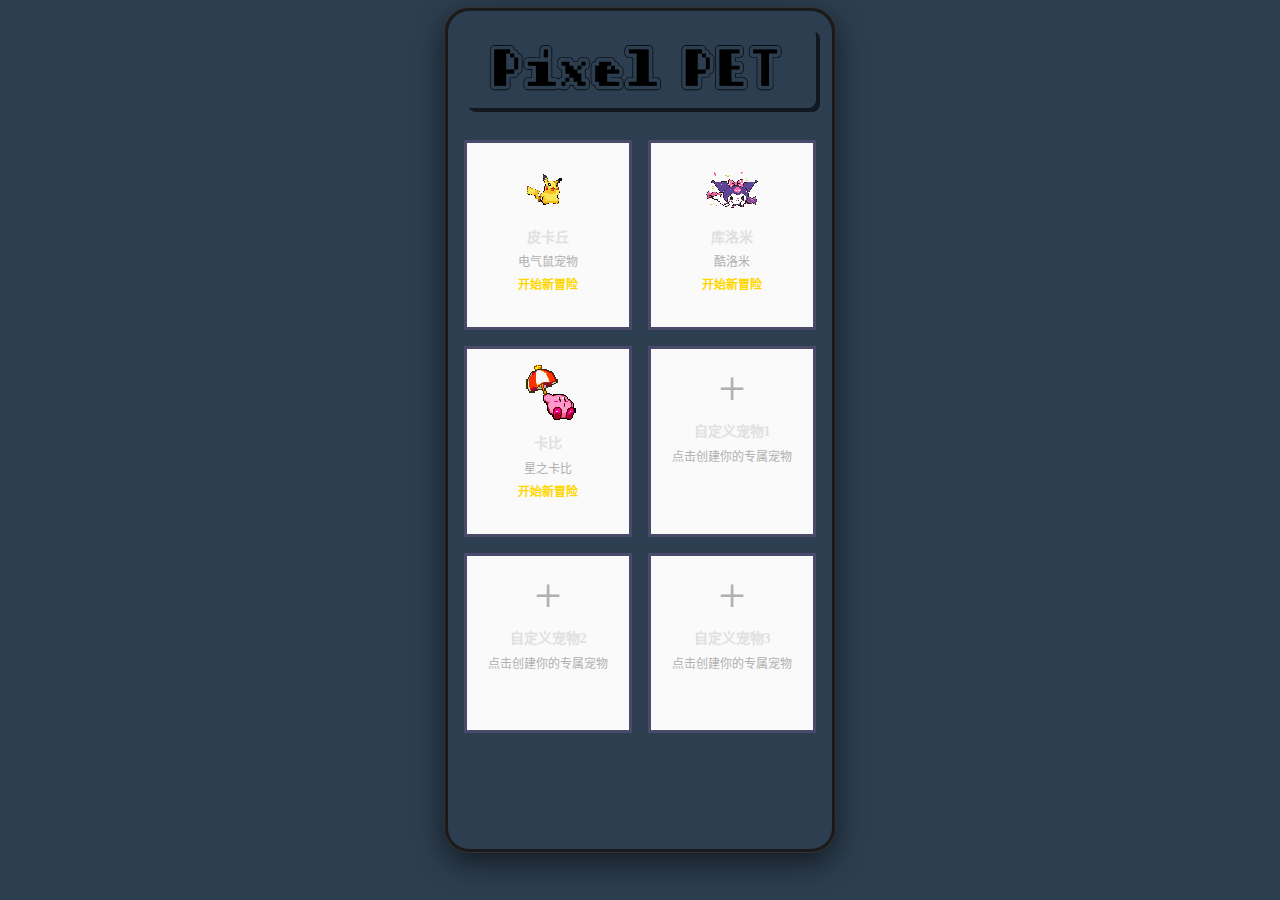
<file: index.html>
<!DOCTYPE html>
<html lang="zh-CN">
<head>
  <meta charset="UTF-8">
  <meta name="viewport" content="width=device-width, initial-scale=1.0, maximum-scale=1.0, user-scalable=no, viewport-fit=cover">
  <meta name="theme-color" content="#FFD700">
  <meta name="description" content="像素风宝可梦电子宠物养成游戏">
  <link rel="apple-touch-icon" href="assets/icon.png">
  <link rel="apple-touch-icon" sizes="152x152" href="assets/icon.png">
  <link rel="apple-touch-icon" sizes="180x180" href="assets/icon.png">
  <title>宠物养成日记 - 选择你的伙伴</title>
  <link rel="stylesheet" href="style.css">
</head>
<body class="pixel-bg" data-theme="day">
  <div class="phone-frame">
    <div id="selection-container">
      <!-- Logo区域 -->
      <div id="game-logo">
        <img src="assets/logo.svg" alt="宠物养成日记" id="logo-image">
      </div>
      
      <!-- 存档卡片网格 -->
      <div id="save-cards-grid">
        <!-- 卡片将通过JavaScript动态生成 -->
      </div>
    </div>
    
    <!-- 自定义宠物创建表单弹窗 -->
    <div id="custom-pet-modal" class="modal hidden">
      <div class="modal-content">
        <div class="modal-header">
          <h3>创建自定义宠物</h3>
          <button class="close-btn" onclick="closeCustomPetModal()">×</button>
        </div>
        <div class="modal-body">
          <form id="custom-pet-form">
            <!-- 基础信息 -->
            <div class="form-section">
              <h4 class="section-title">基础信息</h4>
              <div class="form-item">
                <label class="pixel-label">宠物ID（唯一标识）</label>
                <input type="text" id="custom-pet-id" class="pixel-input" maxlength="20" placeholder="例如: my_pet" required>
                <p class="form-hint">只能包含字母、数字和下划线</p>
              </div>
              <div class="form-item">
                <label class="pixel-label">宠物名字</label>
                <input type="text" id="custom-pet-name" class="pixel-input" maxlength="10" placeholder="例如: 小可爱" required>
              </div>
              <div class="form-item">
                <label class="pixel-label">物种描述</label>
                <input type="text" id="custom-pet-species" class="pixel-input" maxlength="20" placeholder="例如: 神秘生物" required>
              </div>
              <div class="form-item">
                <label class="pixel-label">口癖</label>
                <input type="text" id="custom-pet-catchphrase" class="pixel-input" maxlength="10" placeholder="例如: 喵" required>
              </div>
            </div>
            
            <!-- 主题色 -->
            <div class="form-section">
              <h4 class="section-title">主题色</h4>
              <div class="form-item">
                <label class="pixel-label">主色</label>
                <input type="color" id="custom-pet-primary" class="pixel-input" value="#FFD700" required>
              </div>
              <div class="form-item">
                <label class="pixel-label">副色</label>
                <input type="color" id="custom-pet-secondary" class="pixel-input" value="#FF6B6B" required>
              </div>
              <div class="form-item">
                <label class="pixel-label">白天背景色</label>
                <input type="color" id="custom-pet-bg-day" class="pixel-input" value="#87CEEB" required>
              </div>
              <div class="form-item">
                <label class="pixel-label">夜间背景色</label>
                <input type="color" id="custom-pet-bg-night" class="pixel-input" value="#2C3E50" required>
              </div>
            </div>
            
            <!-- 资源URL -->
            <div class="form-section">
              <h4 class="section-title">资源URL（网络地址）</h4>
              <p class="form-hint">所有资源必须使用完整的网络URL（http://或https://开头）</p>
              <div class="form-item">
                <label class="pixel-label">蛋阶段图片URL</label>
                <input type="url" id="custom-pet-egg" class="pixel-input" placeholder="https://example.com/egg.gif" required>
              </div>
              <div class="form-item">
                <label class="pixel-label">幼年期图片URL</label>
                <input type="url" id="custom-pet-baby" class="pixel-input" placeholder="https://example.com/baby.gif" required>
              </div>
              <div class="form-item">
                <label class="pixel-label">少年期图片URL</label>
                <input type="url" id="custom-pet-teen" class="pixel-input" placeholder="https://example.com/teen.gif" required>
              </div>
              <div class="form-item">
                <label class="pixel-label">成年期图片URL</label>
                <input type="url" id="custom-pet-adult" class="pixel-input" placeholder="https://example.com/adult.gif" required>
              </div>
            </div>
            
            <!-- AI设定 -->
            <div class="form-section">
              <h4 class="section-title">AI角色设定</h4>
              <div class="form-item">
                <label class="pixel-label">角色描述</label>
                <textarea id="custom-pet-personality" class="pixel-input" rows="5" placeholder="描述宠物的性格、说话方式等。例如：你是一只活泼可爱的小猫，会用'喵'、'喵喵'等口癖说话..." required></textarea>
                <p class="form-hint">系统会自动添加"主人的名字是{{OWNER_NAME}}"</p>
              </div>
            </div>
            
            <!-- 提交按钮 -->
            <div class="form-actions">
              <button type="button" class="pixel-btn" onclick="closeCustomPetModal()">取消</button>
              <button type="submit" class="pixel-btn primary">创建宠物</button>
            </div>
          </form>
        </div>
      </div>
    </div>
    
    <!-- 主人名字输入弹窗 -->
    <div id="owner-name-modal" class="modal hidden">
      <div class="modal-content">
        <div class="modal-header">
          <h3>开始新冒险</h3>
          <button class="close-btn" onclick="closeOwnerNameModal()">×</button>
        </div>
        <div class="modal-body">
          <div class="form-item">
            <label class="pixel-label">请输入你的名字：</label>
            <input type="text" id="owner-name-input-modal" class="pixel-input" maxlength="10" placeholder="主人" required>
          </div>
          <div class="form-actions">
            <button type="button" class="pixel-btn" onclick="closeOwnerNameModal()">取消</button>
            <button type="button" class="pixel-btn primary" id="confirm-start-btn">开始</button>
          </div>
        </div>
      </div>
    </div>
  </div>
  
  <script src="script.js"></script>
</body>
</html>
</file>
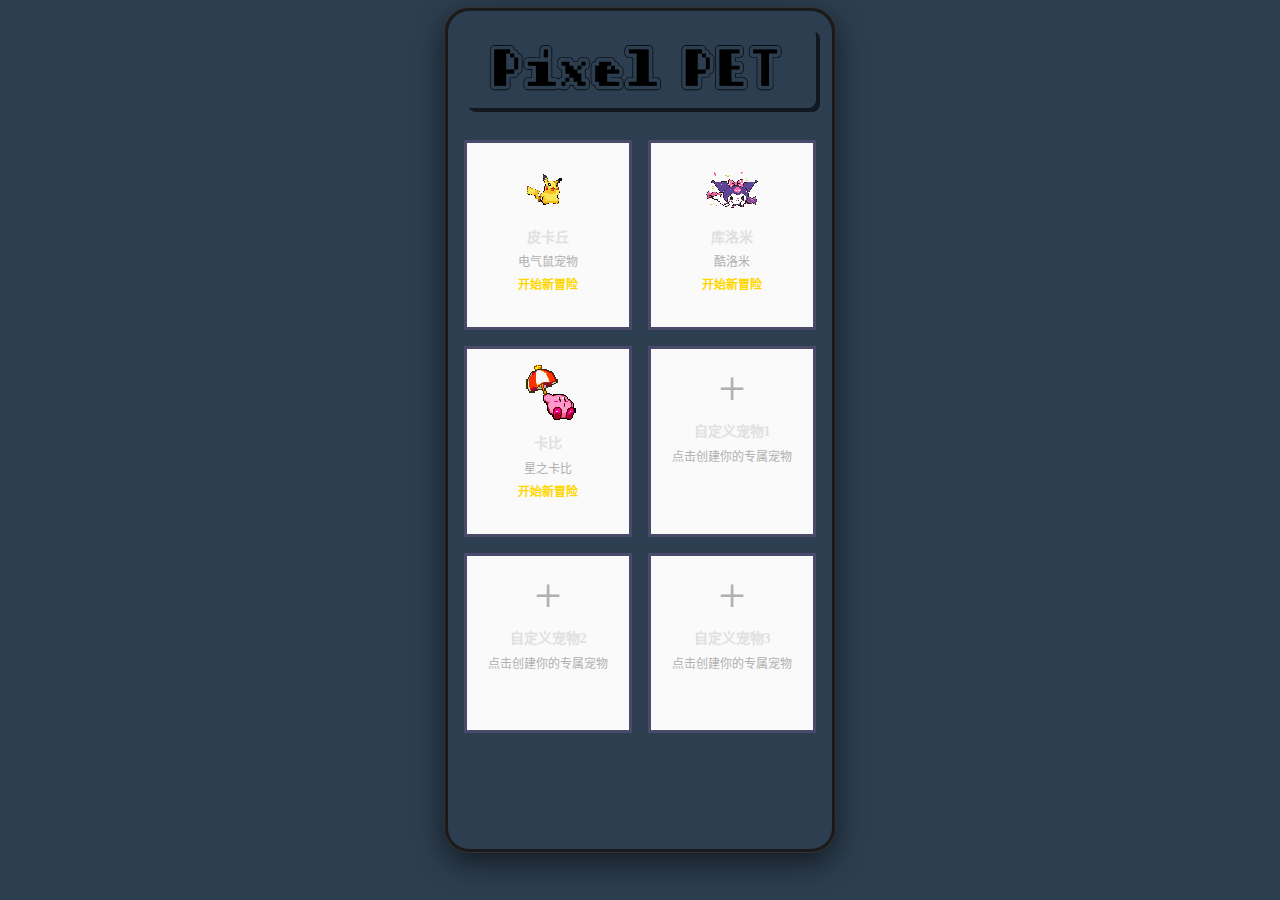
<file: shop.html>
<!DOCTYPE html>
<html lang="zh-CN">
<head>
  <meta charset="UTF-8">
  <meta name="viewport" content="width=device-width, initial-scale=1.0, maximum-scale=1.0, user-scalable=no, viewport-fit=cover">
  <meta name="apple-mobile-web-app-capable" content="yes">
  <meta name="apple-mobile-web-app-status-bar-style" content="default">
  <meta name="theme-color" content="#FFD700">
  <title>宠物商店</title>
  <link rel="stylesheet" href="style.css">
</head>
<body class="shop-screen" data-theme="day">
  <div class="phone-frame">
    <header id="shop-header">
    <button id="btn-back" class="back-btn">←</button>
    <h2>宠物商店</h2>
    <div id="shop-coin-display">
      💰 <span id="shop-coin-count">0</span>
    </div>
  </header>
  
  <main id="shop-content">
    <!-- 分类标签 -->
    <div class="shop-categories">
      <button class="category-btn active" data-category="all">全部</button>
      <button class="category-btn" data-category="food">食物</button>
      <button class="category-btn" data-category="toy">玩具</button>
      <button class="category-btn" data-category="medicine">药品</button>
      <button class="category-btn" data-category="tool">工具</button>
    </div>
    
    <!-- 商品网格 -->
    <div id="shop-grid">
      <!-- 示例商品卡片结构（JS会动态生成） -->
      <div class="shop-item" data-item-id="food_apple">
        <img src="assets/shop/apple.png" class="item-icon" alt="苹果">
        <h4 class="item-name">苹果</h4>
        <p class="item-desc">新鲜的树果，能恢复饱食度</p>
        <p class="item-price">💰 50</p>
        <button class="buy-btn pixel-btn small">购买</button>
      </div>
    </div>
  </main>
  
  <!-- 购买确认弹窗 -->
  <div id="purchase-modal" class="modal hidden">
    <div class="modal-content">
      <div class="modal-header">
        <h3>确认购买？</h3>
        <button class="close-btn" id="close-purchase-modal">×</button>
      </div>
      <div class="modal-body">
        <div id="purchase-details">
          <!-- 动态填充商品信息 -->
        </div>
        <div class="modal-actions">
          <button id="confirm-purchase-btn" class="pixel-btn primary">确认</button>
          <button id="cancel-purchase-btn" class="pixel-btn">取消</button>
        </div>
      </div>
    </div>
  </div>
  </div>
  
  <script src="script.js"></script>
</body>
</html>
</file>
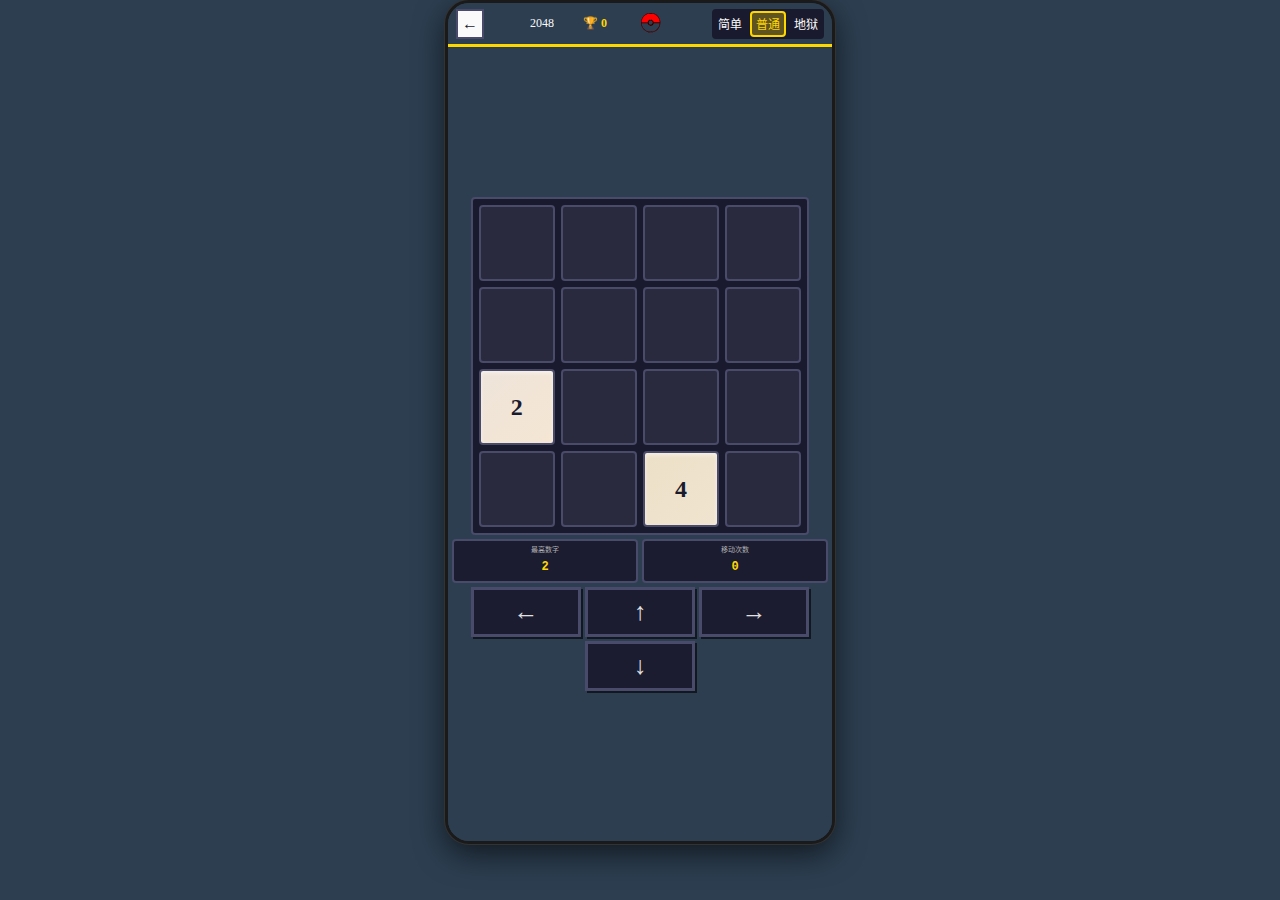
<file: games/game-2048.html>
<!DOCTYPE html>
<html lang="zh-CN">
<head>
  <meta charset="UTF-8">
  <meta name="viewport" content="width=device-width, initial-scale=1.0, maximum-scale=1.0, user-scalable=no, viewport-fit=cover">
  <meta name="theme-color" content="#FFD700">
  <link rel="apple-touch-icon" href="../assets/icon.png">
  <link rel="apple-touch-icon" sizes="152x152" href="../assets/icon.png">
  <link rel="apple-touch-icon" sizes="180x180" href="../assets/icon.png">
  <title>2048 - 宠物养成日记</title>
  <link rel="stylesheet" href="../style.css">
  <style>
    #game-2048-container {
      display: flex;
      flex-direction: column;
      align-items: center;
      justify-content: center;
      padding: var(--space-xs);
      width: 100%;
      max-width: 100%;
      margin: 0 auto;
    }
    
    .game-2048-board {
      display: grid;
      grid-template-columns: repeat(4, 1fr);
      grid-template-rows: repeat(4, 1fr);
      gap: 6px;
      background: var(--pixel-dark-gray);
      padding: 6px;
      border: 2px solid var(--border-color);
      border-radius: var(--radius-sm);
      width: 100%;
      aspect-ratio: 1;
      max-width: 90%;
    }
    
    .game-2048-cell {
      background: var(--pixel-light-gray);
      border: 2px solid var(--border-color);
      border-radius: var(--radius-sm);
      display: flex;
      align-items: center;
      justify-content: center;
      font-size: 24px;
      font-weight: bold;
      color: var(--pixel-black);
      transition: all 0.2s;
    }
    
    .game-2048-cell {
      position: relative;
      overflow: hidden;
    }
    
    .game-2048-cell.tile-2 { 
      background: linear-gradient(135deg, #EEE4DA 0%, #F5E6D3 100%);
      color: var(--pixel-black);
      box-shadow: inset 0 2px 4px rgba(255,255,255,0.5);
    }
    .game-2048-cell.tile-4 { 
      background: linear-gradient(135deg, #EDE0C8 0%, #F0E4D0 100%);
      color: var(--pixel-black);
      box-shadow: inset 0 2px 4px rgba(255,255,255,0.5);
    }
    .game-2048-cell.tile-8 { 
      background: linear-gradient(135deg, #F2B179 0%, #F5A460 100%);
      color: var(--pixel-white);
      box-shadow: 0 2px 8px rgba(242,177,121,0.6);
    }
    .game-2048-cell.tile-16 { 
      background: linear-gradient(135deg, #F59563 0%, #FF7F50 100%);
      color: var(--pixel-white);
      box-shadow: 0 2px 8px rgba(245,149,99,0.6);
    }
    .game-2048-cell.tile-32 { 
      background: linear-gradient(135deg, #F67C5F 0%, #FF6347 100%);
      color: var(--pixel-white);
      box-shadow: 0 2px 8px rgba(246,124,95,0.6);
    }
    .game-2048-cell.tile-64 { 
      background: linear-gradient(135deg, #F65E3B 0%, #FF4500 100%);
      color: var(--pixel-white);
      box-shadow: 0 2px 8px rgba(246,94,59,0.6);
    }
    .game-2048-cell.tile-128 { 
      background: linear-gradient(135deg, #EDCF72 0%, #FFD700 100%);
      color: var(--pixel-black);
      font-size: 20px;
      box-shadow: 0 3px 10px rgba(237,207,114,0.7);
      animation: pulse 0.3s ease;
    }
    .game-2048-cell.tile-256 { 
      background: linear-gradient(135deg, #EDCC61 0%, #FFD700 100%);
      color: var(--pixel-black);
      font-size: 20px;
      box-shadow: 0 3px 10px rgba(237,204,97,0.7);
      animation: pulse 0.3s ease;
    }
    .game-2048-cell.tile-512 { 
      background: linear-gradient(135deg, #EDC850 0%, #FFD700 100%);
      color: var(--pixel-black);
      font-size: 20px;
      box-shadow: 0 3px 10px rgba(237,200,80,0.7);
      animation: pulse 0.3s ease;
    }
    .game-2048-cell.tile-1024 { 
      background: linear-gradient(135deg, #EDC53F 0%, #FFD700 50%, #FFA500 100%);
      color: var(--pixel-black);
      font-size: 18px;
      box-shadow: 0 4px 12px rgba(237,197,63,0.8);
      animation: pulse 0.3s ease;
    }
    .game-2048-cell.tile-2048 { 
      background: linear-gradient(135deg, #EDC22E 0%, #FFD700 50%, #FF8C00 100%);
      color: var(--pixel-black);
      font-size: 18px;
      box-shadow: 0 4px 12px rgba(237,194,46,0.8);
      animation: pulse 0.3s ease, glow 2s ease-in-out infinite;
    }
    .game-2048-cell.tile-super { 
      background: linear-gradient(135deg, #3C3A32 0%, #2C2C2C 50%, #1a1a1a 100%);
      color: var(--pixel-white);
      font-size: 16px;
      box-shadow: 0 4px 12px rgba(0,0,0,0.8), 0 0 20px rgba(255,215,0,0.5);
      animation: pulse 0.3s ease, glow 2s ease-in-out infinite;
    }
    
    @keyframes pulse {
      0%, 100% { transform: scale(1); }
      50% { transform: scale(1.1); }
    }
    
    @keyframes glow {
      0%, 100% { box-shadow: 0 4px 12px rgba(237,194,46,0.8), 0 0 20px rgba(255,215,0,0.3); }
      50% { box-shadow: 0 4px 12px rgba(237,194,46,0.8), 0 0 30px rgba(255,215,0,0.7); }
    }
    
    .game-2048-cell.new-tile {
      animation: popIn 0.2s ease;
    }
    
    .game-2048-cell.merged {
      animation: merge 0.3s ease;
    }
    
    @keyframes popIn {
      0% { transform: scale(0); }
      50% { transform: scale(1.2); }
      100% { transform: scale(1); }
    }
    
    @keyframes merge {
      0% { transform: scale(1); }
      50% { transform: scale(1.3); }
      100% { transform: scale(1); }
    }
    
    .game-2048-info {
      display: flex;
      gap: var(--space-xs);
      margin-top: var(--space-xs);
      width: 100%;
      justify-content: center;
    }
    
    .game-2048-info-item {
      text-align: center;
      padding: 4px;
      background: var(--bg-panel);
      border: 2px solid var(--border-color);
      border-radius: var(--radius-sm);
      flex: 1;
    }
    
    .game-2048-info-label {
      font-size: 7px;
      color: var(--text-secondary);
      margin-bottom: 2px;
      font-family: "MuzaiPixel", 'Press Start 2P', 'Courier New', monospace !important;
    }
    
    .game-2048-info-value {
      font-size: 12px;
      color: var(--primary);
      font-weight: bold;
      font-family: "MuzaiPixel", 'Press Start 2P', 'Courier New', monospace !important;
    }
    
    .game-2048-controls {
      display: grid;
      grid-template-columns: repeat(3, 1fr);
      gap: var(--space-xs);
      margin-top: var(--space-xs);
      max-width: 90%;
      width: 100%;
    }
    
    /* 使用统一的按钮样式，已在style.css中定义 */
    
    @media (max-width: 768px) {
      .game-2048-cell {
        font-size: 16px;
      }
      
      .game-2048-cell.tile-128,
      .game-2048-cell.tile-256,
      .game-2048-cell.tile-512 {
        font-size: 12px;
      }
      
      .game-2048-cell.tile-1024,
      .game-2048-cell.tile-2048 {
        font-size: 10px;
      }
      
      .game-2048-cell.tile-super {
        font-size: 8px;
      }
      
      #game-2048-container {
        padding: var(--space-xs);
      }
    }
  </style>
</head>
<body class="game-fullscreen" data-theme="day">
  <div class="phone-frame">
    <header class="game-header">
    <div class="game-header-left">
      <button id="btn-back" class="back-btn">←</button>
    </div>
    <div class="game-header-center">
      <span class="game-title">2048</span>
      <span class="game-score">🏆 <span id="score">0</span></span>
      <div class="game-pet-container" id="pet-container"></div>
    </div>
    <div class="game-header-right">
      <div class="game-difficulty-select" id="difficulty-select">
        <button class="difficulty-btn" data-difficulty="easy">简单</button>
        <button class="difficulty-btn active" data-difficulty="normal">普通</button>
        <button class="difficulty-btn" data-difficulty="hard">地狱</button>
      </div>
    </div>
  </header>
  
  <div class="game-container">
    <div id="game-2048-container">
      <div class="game-2048-board" id="game-board"></div>
      <div class="game-2048-info">
        <div class="game-2048-info-item">
          <div class="game-2048-info-label">最高数字</div>
          <div class="game-2048-info-value" id="max-tile">2</div>
        </div>
        <div class="game-2048-info-item">
          <div class="game-2048-info-label">移动次数</div>
          <div class="game-2048-info-value" id="moves">0</div>
        </div>
      </div>
      <div class="game-2048-controls">
        <button class="game-2048-control-btn" id="btn-left">←</button>
        <button class="game-2048-control-btn" id="btn-up">↑</button>
        <button class="game-2048-control-btn" id="btn-right">→</button>
        <button class="game-2048-control-btn" id="btn-down" style="grid-column: 2;">↓</button>
      </div>
    </div>
  </div>
  
  <div id="game-end-modal" class="game-end-modal hidden">
    <div class="game-end-content">
      <h2 class="game-end-title">游戏结束</h2>
      <div class="game-end-score">最终积分: <span id="final-score">0</span></div>
      <div class="game-end-rewards" id="rewards-info"></div>
      <div class="game-end-actions">
        <button class="pixel-btn primary" id="btn-restart">再来一局</button>
        <button class="back-btn" id="btn-return">←</button>
      </div>
    </div>
  </div>
  </div>
  
  <script src="../script.js"></script>
  <script src="game-2048.js"></script>
</body>
</html>
</file>
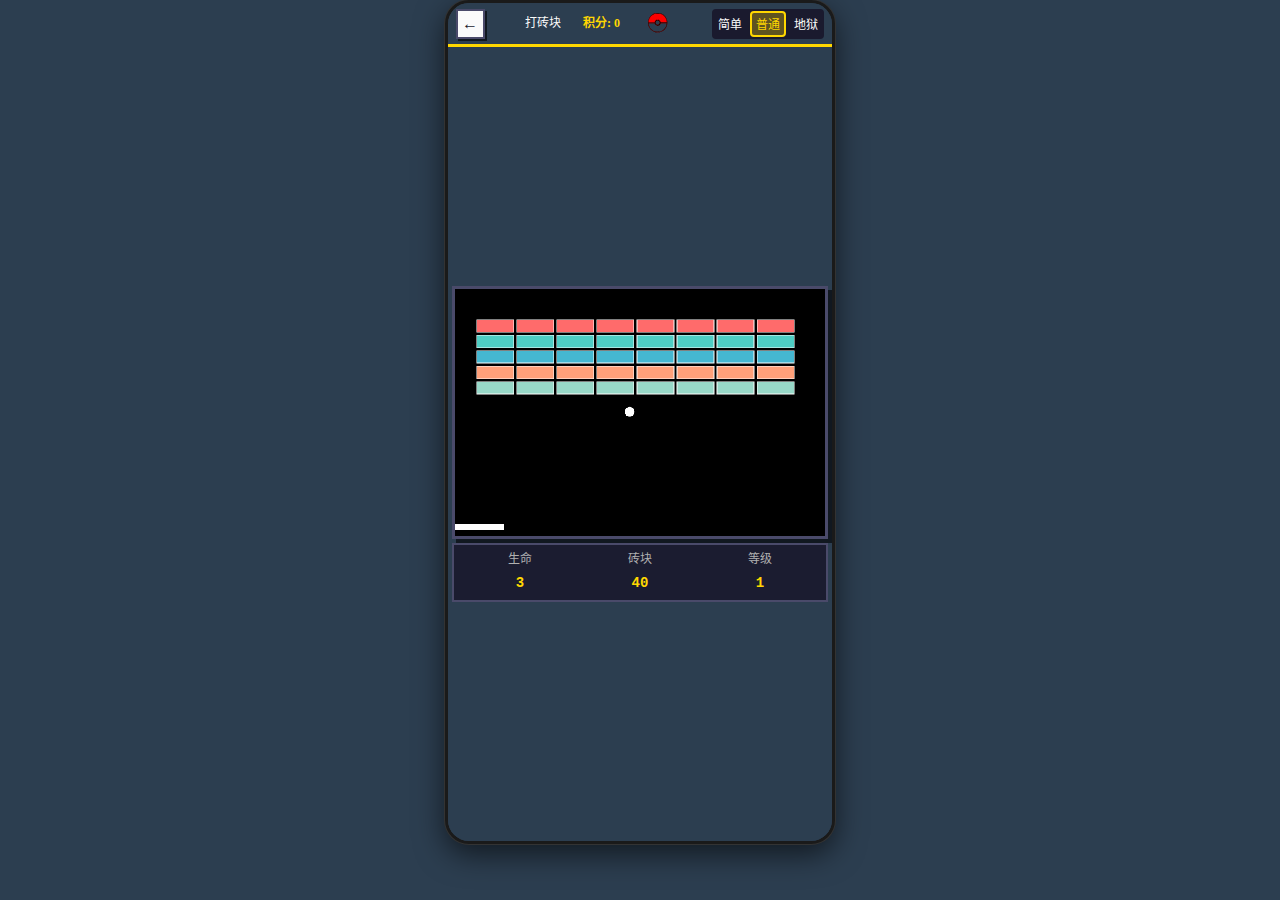
<file: games/game-brick.html>
<!DOCTYPE html>
<html lang="zh-CN">
<head>
  <meta charset="UTF-8">
  <meta name="viewport" content="width=device-width, initial-scale=1.0, maximum-scale=1.0, user-scalable=no, viewport-fit=cover">
  <meta name="apple-mobile-web-app-capable" content="yes">
  <meta name="apple-mobile-web-app-status-bar-style" content="default">
  <meta name="theme-color" content="#FFD700">
  <title>打砖块 - 宠物养成日记</title>
  <link rel="stylesheet" href="../style.css">
  <style>
    #brick-canvas {
      background: var(--pixel-black);
      border: 3px solid var(--border-color);
      box-shadow: 4px 4px 0 var(--shadow-color);
    }
    
    .brick-info {
      display: flex;
      flex-direction: row;
      gap: var(--space-xs);
      padding: 4px var(--space-sm);
      background: var(--bg-panel);
      border: 2px solid var(--border-color);
      margin-left: 0;
      margin-top: var(--space-xs);
      width: 100%;
    }
    
    .brick-info-item {
      text-align: center;
      flex: 1;
      padding: 2px;
    }
    
    .brick-info-label {
      font-size: 7px;
      color: var(--text-secondary);
      margin-bottom: 2px;
      font-family: "MuzaiPixel", 'Press Start 2P', 'Courier New', monospace !important;
    }
    
    .brick-info-value {
      font-size: 12px;
      color: var(--primary);
      font-weight: bold;
      font-family: "MuzaiPixel", 'Press Start 2P', 'Courier New', monospace !important;
    }
  </style>
</head>
<body class="game-fullscreen" data-theme="day">
  <div class="phone-frame">
    <header class="game-header">
    <div class="game-header-left">
      <button id="btn-back" class="pixel-btn small">←</button>
    </div>
    <div class="game-header-center">
      <span class="game-title">打砖块</span>
      <span class="game-score">积分: <span id="score">0</span></span>
      <div class="game-pet-container" id="pet-container"></div>
    </div>
    <div class="game-header-right">
      <div class="game-difficulty-select" id="difficulty-select">
        <button class="difficulty-btn" data-difficulty="easy">简单</button>
        <button class="difficulty-btn active" data-difficulty="normal">普通</button>
        <button class="difficulty-btn" data-difficulty="hard">地狱</button>
      </div>
    </div>
  </header>
  
  <div class="game-container">
    <div style="display: flex; flex-direction: column; align-items: center; justify-content: flex-start; width: 100%; padding: var(--space-xs);">
      <canvas id="brick-canvas" class="game-canvas"></canvas>
      <div class="brick-info">
        <div class="brick-info-item">
          <div class="brick-info-label">生命</div>
          <div class="brick-info-value" id="lives">3</div>
        </div>
        <div class="brick-info-item">
          <div class="brick-info-label">砖块</div>
          <div class="brick-info-value" id="bricks">0</div>
        </div>
        <div class="brick-info-item">
          <div class="brick-info-label">等级</div>
          <div class="brick-info-value" id="level">1</div>
        </div>
      </div>
    </div>
  </div>
  
  <div id="game-end-modal" class="game-end-modal hidden">
    <div class="game-end-content">
      <h2 class="game-end-title" id="end-title">游戏结束</h2>
      <div class="game-end-score">最终积分: <span id="final-score">0</span></div>
      <div class="game-end-rewards" id="rewards-info"></div>
      <div class="game-end-actions">
        <button class="pixel-btn primary" id="btn-restart">再来一局</button>
        <button class="pixel-btn" id="btn-return">←</button>
      </div>
    </div>
  </div>
  
  </div>
  <script src="../script.js"></script>
  <script src="game-brick.js"></script>
</body>
</html>
</file>
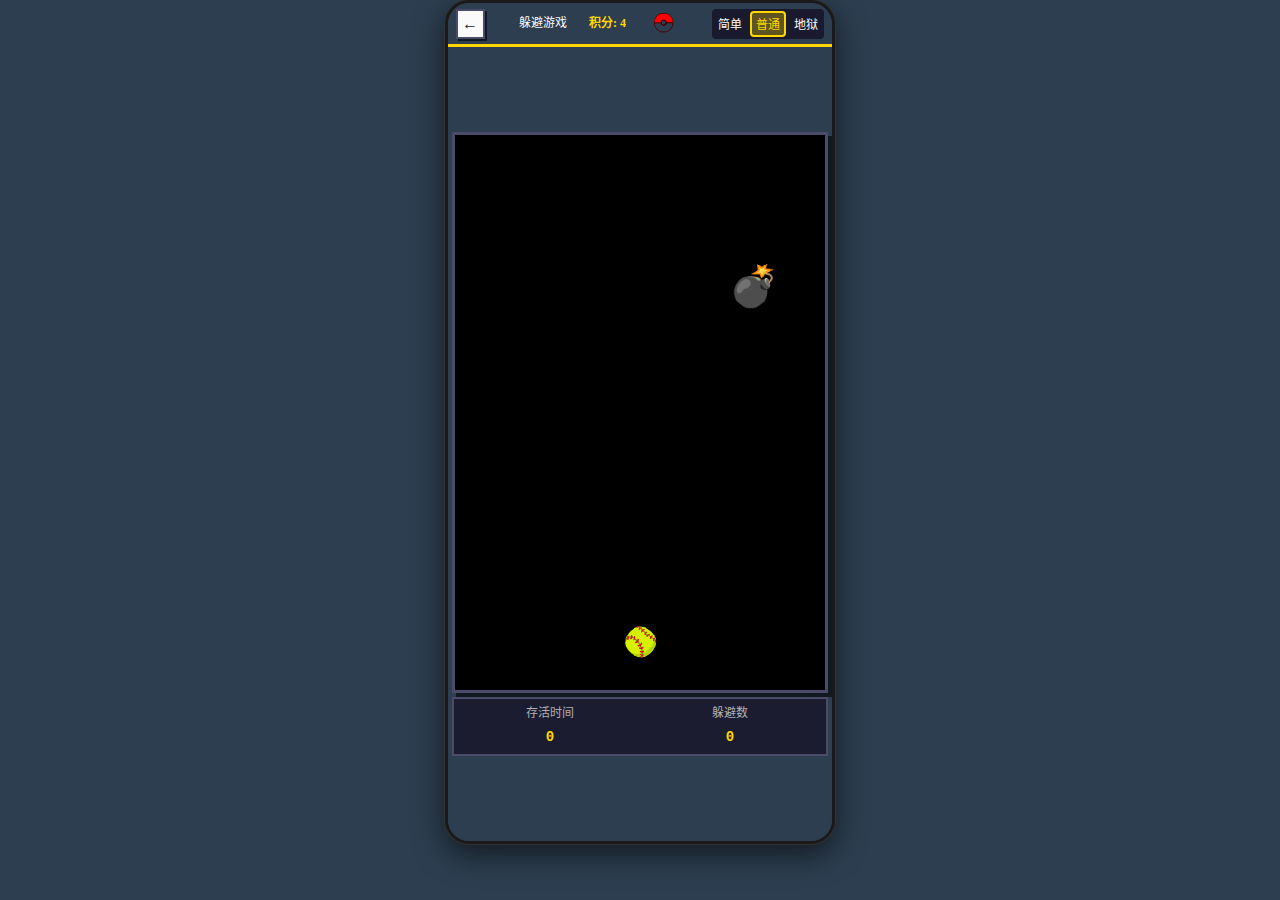
<file: games/game-dodge.html>
<!DOCTYPE html>
<html lang="zh-CN">
<head>
  <meta charset="UTF-8">
  <meta name="viewport" content="width=device-width, initial-scale=1.0, maximum-scale=1.0, user-scalable=no, viewport-fit=cover">
  <meta name="apple-mobile-web-app-capable" content="yes">
  <meta name="apple-mobile-web-app-status-bar-style" content="default">
  <meta name="theme-color" content="#FFD700">
  <title>躲避游戏 - 宠物养成日记</title>
  <link rel="stylesheet" href="../style.css">
  <style>
    #dodge-canvas {
      background: var(--pixel-black);
      border: 3px solid var(--border-color);
      box-shadow: 4px 4px 0 var(--shadow-color);
    }
    
    .dodge-info {
      display: flex;
      flex-direction: row;
      gap: var(--space-xs);
      padding: 4px var(--space-sm);
      background: var(--bg-panel);
      border: 2px solid var(--border-color);
      margin-left: 0;
      margin-top: var(--space-xs);
      width: 100%;
    }
    
    .dodge-info-item {
      text-align: center;
      flex: 1;
      padding: 2px;
    }
    
    .dodge-info-label {
      font-size: 7px;
      color: var(--text-secondary);
      margin-bottom: 2px;
      font-family: "MuzaiPixel", 'Press Start 2P', 'Courier New', monospace !important;
    }
    
    .dodge-info-value {
      font-size: 12px;
      color: var(--primary);
      font-weight: bold;
      font-family: "MuzaiPixel", 'Press Start 2P', 'Courier New', monospace !important;
    }
  </style>
</head>
<body class="game-fullscreen" data-theme="day">
  <div class="phone-frame">
    <header class="game-header">
    <div class="game-header-left">
      <button id="btn-back" class="pixel-btn small">←</button>
    </div>
    <div class="game-header-center">
      <span class="game-title">躲避游戏</span>
      <span class="game-score">积分: <span id="score">0</span></span>
      <div class="game-pet-container" id="pet-container"></div>
    </div>
    <div class="game-header-right">
      <div class="game-difficulty-select" id="difficulty-select">
        <button class="difficulty-btn" data-difficulty="easy">简单</button>
        <button class="difficulty-btn active" data-difficulty="normal">普通</button>
        <button class="difficulty-btn" data-difficulty="hard">地狱</button>
      </div>
    </div>
  </header>
  
  <div class="game-container">
    <div style="display: flex; flex-direction: column; align-items: center; justify-content: flex-start; width: 100%; padding: var(--space-xs);">
      <canvas id="dodge-canvas" class="game-canvas"></canvas>
      <div class="dodge-info">
        <div class="dodge-info-item">
          <div class="dodge-info-label">存活时间</div>
          <div class="dodge-info-value" id="time">0</div>
        </div>
        <div class="dodge-info-item">
          <div class="dodge-info-label">躲避数</div>
          <div class="dodge-info-value" id="dodged">0</div>
        </div>
      </div>
    </div>
  </div>
  
  <div id="game-end-modal" class="game-end-modal hidden">
    <div class="game-end-content">
      <h2 class="game-end-title">游戏结束</h2>
      <div class="game-end-score">最终积分: <span id="final-score">0</span></div>
      <div class="game-end-rewards" id="rewards-info"></div>
      <div class="game-end-actions">
        <button class="pixel-btn primary" id="btn-restart">再来一局</button>
        <button class="pixel-btn" id="btn-return">←</button>
      </div>
    </div>
  </div>
  
  </div>
  <script src="../script.js"></script>
  <script src="game-dodge.js"></script>
</body>
</html>
</file>
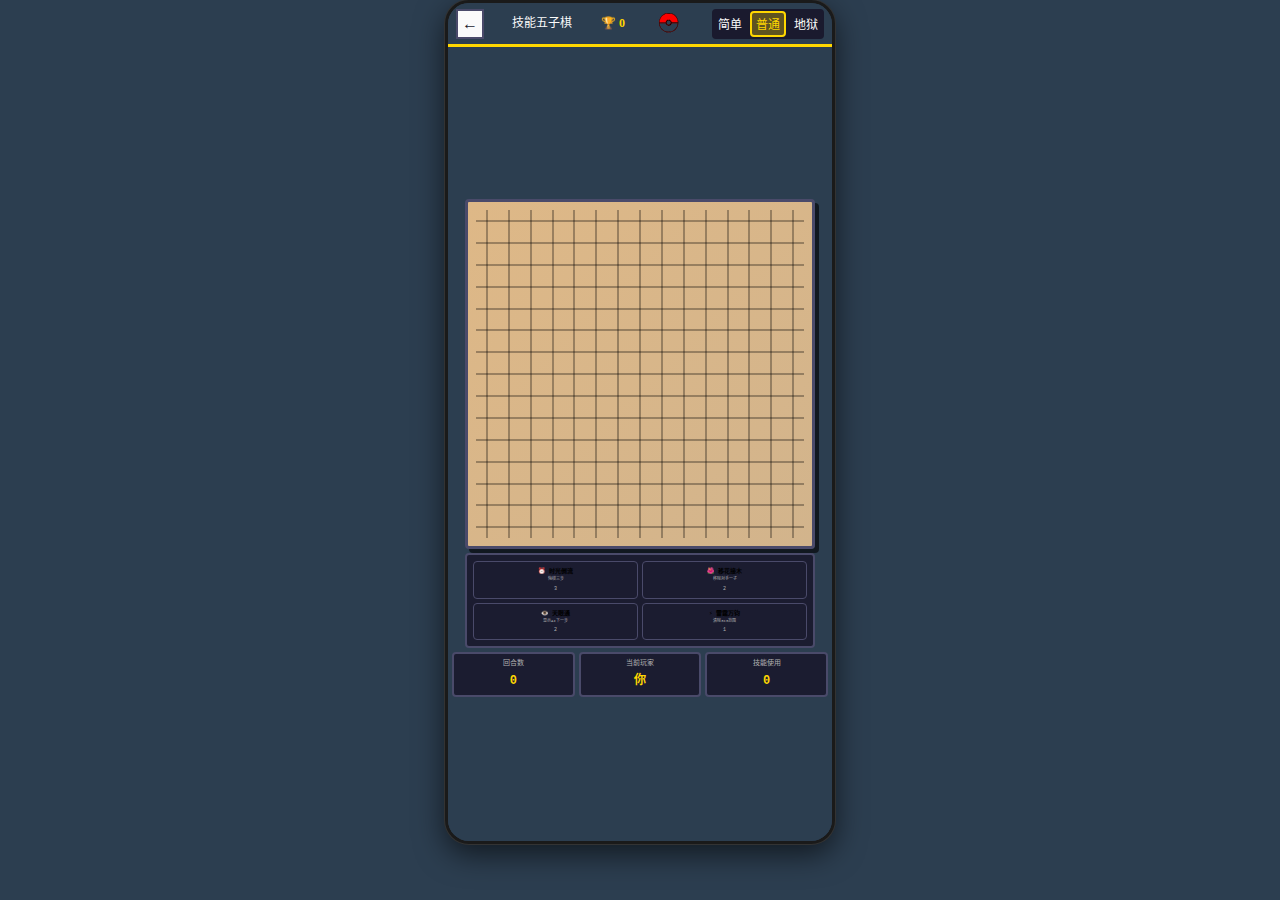
<file: games/game-gomoku.html>
<!DOCTYPE html>
<html lang="zh-CN">
<head>
  <meta charset="UTF-8">
  <meta name="viewport" content="width=device-width, initial-scale=1.0, maximum-scale=1.0, user-scalable=no, viewport-fit=cover">
  <meta name="theme-color" content="#FFD700">
  <link rel="apple-touch-icon" href="../assets/icon.png">
  <link rel="apple-touch-icon" sizes="152x152" href="../assets/icon.png">
  <link rel="apple-touch-icon" sizes="180x180" href="../assets/icon.png">
  <title>技能五子棋 - 宠物养成日记</title>
  <link rel="stylesheet" href="../style.css">
  <style>
    #gomoku-container {
      display: flex;
      flex-direction: column;
      align-items: center;
      justify-content: flex-start;
      padding: var(--space-xs);
      width: 100%;
      max-width: 100%;
      margin: 0 auto;
      margin-top: var(--space-sm);
    }
    
    .gomoku-board-container {
      display: flex;
      flex-direction: row;
      gap: var(--space-xs);
      align-items: center;
      justify-content: center;
      flex-wrap: wrap;
      width: 100%;
      max-width: 100%;
    }
    
    .gomoku-board {
      display: grid;
      grid-template-columns: repeat(15, 1fr);
      grid-template-rows: repeat(15, 1fr);
      gap: 0;
      background: linear-gradient(135deg, #DEB887 0%, #D2B48C 100%);
      padding: 8px;
      border: 3px solid var(--border-color);
      border-radius: var(--radius-sm);
      width: 100%;
      max-width: min(85vw, 350px);
      aspect-ratio: 1;
      box-shadow: 4px 4px 0 var(--shadow-color);
      position: relative;
    }
    
    .gomoku-cell {
      background: transparent;
      border: none;
      aspect-ratio: 1;
      position: relative;
      cursor: pointer;
      transition: background 0.2s;
      display: flex;
      align-items: center;
      justify-content: center;
    }
    
    /* 绘制网格线 */
    .gomoku-cell::before {
      content: '';
      position: absolute;
      width: 2px;
      height: 100%;
      background: rgba(0, 0, 0, 0.3);
      left: 50%;
      transform: translateX(-50%);
    }
    
    .gomoku-cell::after {
      content: '';
      position: absolute;
      height: 2px;
      width: 100%;
      background: rgba(0, 0, 0, 0.3);
      top: 50%;
      transform: translateY(-50%);
    }
    
    .gomoku-cell:hover:not(.occupied):not(.skill-target) {
      background: rgba(255, 255, 255, 0.3);
      cursor: pointer;
    }
    
    .gomoku-cell.occupied {
      cursor: not-allowed;
    }
    
    .gomoku-cell.skill-target {
      background: rgba(255, 255, 0, 0.5);
      cursor: pointer;
      animation: pulse 1s ease-in-out infinite;
    }
    
    .gomoku-cell.skill-hint {
      background: rgba(0, 255, 0, 0.3);
    }
    
    .gomoku-cell.protected {
      box-shadow: inset 0 0 0 2px rgba(255, 215, 0, 0.8);
    }
    
    .gomoku-stone {
      position: absolute;
      top: 50%;
      left: 50%;
      transform: translate(-50%, -50%);
      width: 70%;
      height: 70%;
      border-radius: 50%;
      box-shadow: 2px 2px 4px rgba(0, 0, 0, 0.3);
      z-index: 10;
      animation: placeStone 0.3s ease;
    }
    
    .gomoku-stone.black {
      background: radial-gradient(circle at 30% 30%, #666, #000);
    }
    
    .gomoku-stone.white {
      background: radial-gradient(circle at 30% 30%, #fff, #ccc);
    }
    
    @keyframes placeStone {
      0% { 
        transform: translate(-50%, -50%) scale(0);
        opacity: 0;
      }
      50% { 
        transform: translate(-50%, -50%) scale(1.2);
      }
      100% { 
        transform: translate(-50%, -50%) scale(1);
        opacity: 1;
      }
    }
    
    .gomoku-skills {
      display: grid;
      grid-template-columns: repeat(2, 1fr);
      gap: 4px;
      padding: 6px;
      background: var(--bg-panel);
      border: 2px solid var(--border-color);
      border-radius: var(--radius-sm);
      max-width: min(85vw, 350px);
      width: 100%;
    }
    
    .skill-btn {
      padding: 6px 4px;
      font-size: 5px;
      background: var(--bg-button);
      border: 1px solid var(--border-color);
      border-radius: var(--radius-sm);
      cursor: pointer;
      transition: all 0.2s;
      font-family: "MuzaiPixel", 'Press Start 2P', 'Courier New', monospace !important;
      text-align: center;
      display: flex;
      flex-direction: column;
      align-items: center;
      gap: 2px;
      min-width: 0;
    }
    
    .skill-btn:hover:not(.disabled) {
      background: var(--primary);
      color: var(--pixel-white);
      transform: scale(1.08);
      box-shadow: 0 0 10px rgba(255, 215, 0, 0.4);
    }
    
    .skill-btn.disabled {
      opacity: 0.5;
      cursor: not-allowed;
    }
    
    .skill-btn.active {
      background: var(--primary);
      color: var(--pixel-white);
      box-shadow: 0 0 12px rgba(255, 215, 0, 0.8);
      animation: activeSkillPulse 1.5s ease-in-out infinite;
    }
    
    @keyframes activeSkillPulse {
      0%, 100% { 
        box-shadow: 0 0 12px rgba(255, 215, 0, 0.8);
      }
      50% { 
        box-shadow: 0 0 20px rgba(255, 215, 0, 1);
      }
    }
    
    .skill-name {
      font-size: 6px;
      font-weight: bold;
      line-height: 1.2;
    }
    
    .skill-desc {
      font-size: 4px;
      color: var(--text-secondary);
      line-height: 1.1;
    }
    
    .skill-count {
      font-size: 5px;
      color: var(--text-secondary);
      margin-top: 2px;
    }
    
    .skill-btn.active .skill-count {
      color: var(--pixel-white);
    }
    
    /* 技能特效 */
    .skill-effect {
      position: fixed;
      top: 50%;
      left: 50%;
      transform: translate(-50%, -50%);
      font-size: 24px;
      font-weight: bold;
      color: var(--primary);
      text-shadow: 2px 2px 4px rgba(0, 0, 0, 0.8);
      pointer-events: none;
      z-index: 1000;
      animation: skillFlyOut 1.5s ease forwards;
      opacity: 0;
      font-family: "MuzaiPixel", 'Press Start 2P', 'Courier New', monospace !important;
    }
    
    @keyframes skillFlyOut {
      0% { 
        opacity: 0; 
        transform: translate(-50%, -50%) scale(0.5) rotate(0deg);
      }
      20% { 
        opacity: 1; 
        transform: translate(-50%, -50%) scale(1.2) rotate(5deg);
      }
      100% { 
        opacity: 0; 
        transform: translate(-50%, -50%) scale(1) translateY(-100px) rotate(-5deg);
      }
    }
    
    .gomoku-info {
      display: flex;
      gap: var(--space-xs);
      margin-top: var(--space-xs);
      width: 100%;
      justify-content: center;
      flex-wrap: wrap;
    }
    
    .gomoku-info-item {
      text-align: center;
      padding: 4px;
      background: var(--bg-panel);
      border: 2px solid var(--border-color);
      border-radius: var(--radius-sm);
      flex: 1;
      min-width: 80px;
    }
    
    .gomoku-info-label {
      font-size: 7px;
      color: var(--text-secondary);
      margin-bottom: 2px;
      font-family: "MuzaiPixel", 'Press Start 2P', 'Courier New', monospace !important;
    }
    
    .gomoku-info-value {
      font-size: 12px;
      color: var(--primary);
      font-weight: bold;
      font-family: "MuzaiPixel", 'Press Start 2P', 'Courier New', monospace !important;
    }
    
    @keyframes pulse {
      0%, 100% { 
        opacity: 0.5;
        transform: scale(1);
      }
      50% { 
        opacity: 1;
        transform: scale(1.05);
      }
    }
    
    @media (max-width: 768px) {
      .gomoku-board-container {
        flex-direction: column;
      }
      
      .gomoku-skills {
        flex-direction: row;
        flex-wrap: wrap;
        max-width: 100%;
        min-width: auto;
        width: 100%;
      }
      
      .skill-btn {
        min-width: 0;
        font-size: 4px;
      }
      
      .skill-name {
        font-size: 5px;
      }
      
      .skill-desc {
        font-size: 3px;
      }
    }
  </style>
</head>
<body class="game-fullscreen" data-theme="day">
  <div class="phone-frame">
    <header class="game-header">
    <div class="game-header-left">
      <button id="btn-back" class="back-btn">←</button>
    </div>
    <div class="game-header-center">
      <span class="game-title">技能五子棋</span>
      <span class="game-score">🏆 <span id="score">0</span></span>
      <div class="game-pet-container" id="pet-container"></div>
    </div>
    <div class="game-header-right">
      <div class="game-difficulty-select" id="difficulty-select">
        <button class="difficulty-btn" data-difficulty="easy">简单</button>
        <button class="difficulty-btn active" data-difficulty="normal">普通</button>
        <button class="difficulty-btn" data-difficulty="hard">地狱</button>
      </div>
    </div>
  </header>
  
  <div class="game-container">
    <div id="gomoku-container">
      <div class="gomoku-board-container">
        <div class="gomoku-board" id="gomoku-board"></div>
        <div class="gomoku-skills" id="skills-panel">
          <button class="skill-btn" data-skill="timeback" id="skill-timeback">
            <span class="skill-name">⏰ 时光倒流</span>
            <span class="skill-desc">悔棋三步</span>
            <span class="skill-count" id="count-timeback">3</span>
          </button>
          <button class="skill-btn" data-skill="remove" id="skill-remove">
            <span class="skill-name">🌺 移花接木</span>
            <span class="skill-desc">移除对手一子</span>
            <span class="skill-count" id="count-remove">2</span>
          </button>
          <button class="skill-btn" data-skill="hint" id="skill-hint">
            <span class="skill-name">👁️ 天眼通</span>
            <span class="skill-desc">显示AI下一步</span>
            <span class="skill-count" id="count-hint">2</span>
          </button>
          <button class="skill-btn" data-skill="thunder" id="skill-thunder">
            <span class="skill-name">⚡ 雷霆万钧</span>
            <span class="skill-desc">清除3x3范围</span>
            <span class="skill-count" id="count-thunder">1</span>
          </button>
        </div>
      </div>
      <div class="gomoku-info">
        <div class="gomoku-info-item">
          <div class="gomoku-info-label">回合数</div>
          <div class="gomoku-info-value" id="rounds">0</div>
        </div>
        <div class="gomoku-info-item">
          <div class="gomoku-info-label">当前玩家</div>
          <div class="gomoku-info-value" id="current-player">你</div>
        </div>
        <div class="gomoku-info-item">
          <div class="gomoku-info-label">技能使用</div>
          <div class="gomoku-info-value" id="skills-used">0</div>
        </div>
      </div>
    </div>
  </div>
  
  <div id="game-end-modal" class="game-end-modal hidden">
    <div class="game-end-content">
      <h2 class="game-end-title" id="end-title">游戏结束</h2>
      <div class="game-end-score">最终积分: <span id="final-score">0</span></div>
      <div class="game-end-rewards" id="rewards-info"></div>
      <div class="game-end-actions">
        <button class="pixel-btn primary" id="btn-restart">再来一局</button>
        <button class="back-btn" id="btn-return">←</button>
      </div>
    </div>
  </div>
  </div>
  
  <script src="../script.js"></script>
  <script src="game-gomoku.js"></script>
</body>
</html>
</file>
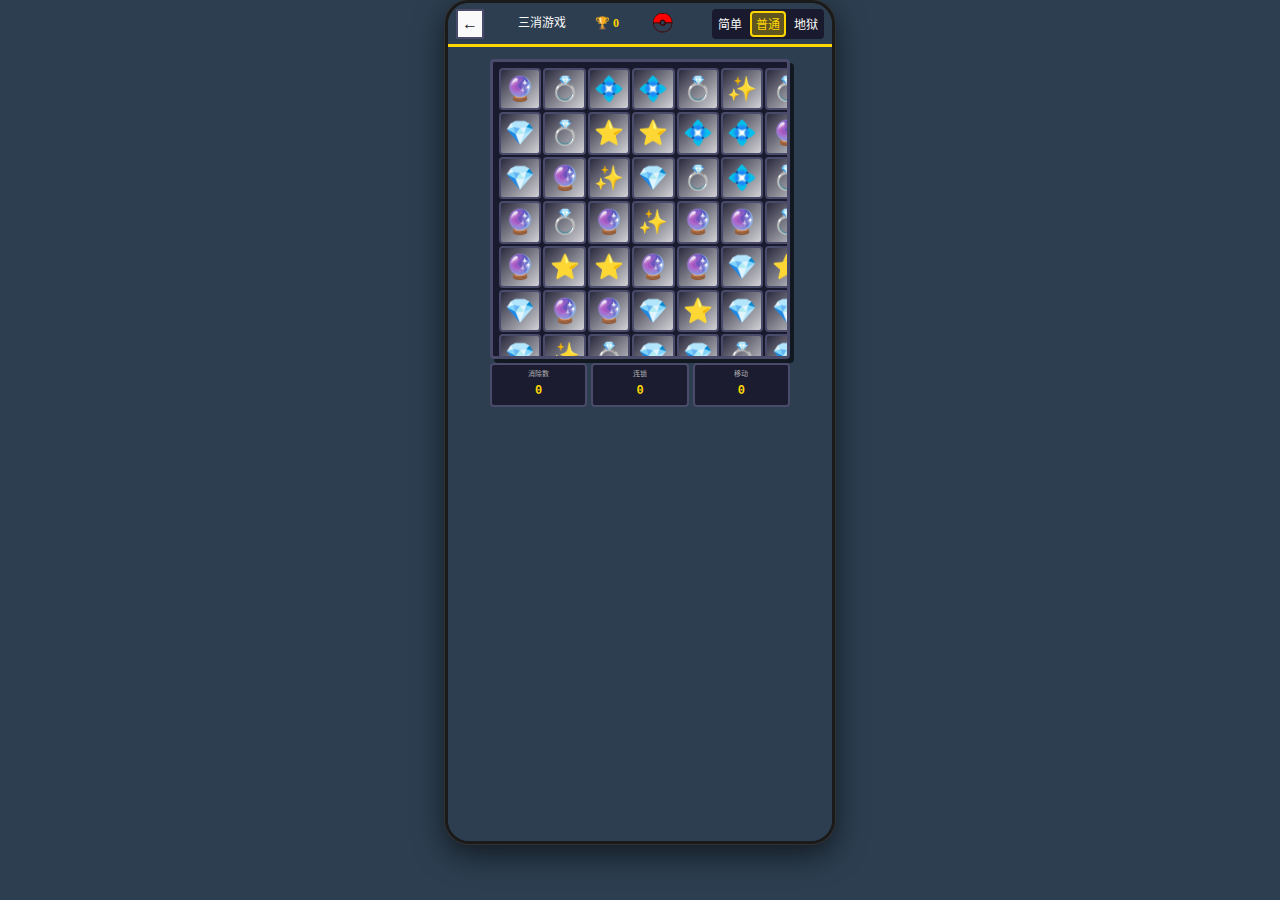
<file: games/game-match3.html>
<!DOCTYPE html>
<html lang="zh-CN">
<head>
  <meta charset="UTF-8">
  <meta name="viewport" content="width=device-width, initial-scale=1.0, maximum-scale=1.0, user-scalable=no, viewport-fit=cover, shrink-to-fit=no">
  <meta name="theme-color" content="#FFD700">
  <link rel="apple-touch-icon" href="../assets/icon.png">
  <link rel="apple-touch-icon" sizes="152x152" href="../assets/icon.png">
  <link rel="apple-touch-icon" sizes="180x180" href="../assets/icon.png">
  <title>三消游戏 - 宠物养成日记</title>
  <link rel="stylesheet" href="../style.css">
  <style>
    #match3-container {
      display: flex;
      flex-direction: column;
      align-items: center;
      justify-content: flex-start;
      padding: var(--space-xs);
      width: 100%;
      max-width: 100%;
      margin: 0 auto;
      overflow: visible;
      min-height: 0;
    }
    
    .match3-board {
      display: grid;
      grid-template-columns: repeat(8, 1fr);
      grid-template-rows: repeat(8, 1fr);
      gap: 2px;
      background: var(--pixel-dark-gray);
      padding: 6px;
      border: 3px solid var(--border-color);
      border-radius: var(--radius-sm);
      width: 100%;
      aspect-ratio: 1;
      max-width: min(80vw, 300px);
      max-height: min(80vw, 300px);
      box-shadow: 4px 4px 0 var(--shadow-color);
      box-sizing: border-box;
      overflow: hidden;
      margin-top: 0;
      flex-shrink: 0;
    }
    
    .match3-gem {
      aspect-ratio: 1;
      border: 2px solid var(--border-color);
      border-radius: var(--radius-sm);
      display: flex;
      align-items: center;
      justify-content: center;
      font-size: 24px;
      cursor: pointer;
      transition: all 0.2s ease;
      position: relative;
      background: linear-gradient(135deg, var(--pixel-light-gray) 0%, rgba(255, 255, 255, 0.8) 100%);
      user-select: none;
    }
    
    .match3-gem:hover {
      transform: scale(1.02);
      z-index: 10;
      box-shadow: 0 0 10px rgba(255, 215, 0, 0.5);
      border-color: var(--primary);
    }
    
    .match3-gem.selected {
      border: 3px solid var(--primary);
      box-shadow: 0 0 15px rgba(255, 215, 0, 0.8);
      transform: scale(1.03);
      z-index: 20;
      animation: selectedGemPulse 0.8s ease-in-out infinite;
    }
    
    @keyframes selectedGemPulse {
      0%, 100% { 
        box-shadow: 0 0 20px rgba(255, 215, 0, 1);
      }
      50% { 
        box-shadow: 0 0 30px rgba(255, 215, 0, 1);
      }
    }
    
    .match3-gem.matched {
      animation: matchAnimation 0.5s ease forwards;
    }
    
    .match3-gem.falling {
      animation: fallAnimation 0.3s ease;
    }
    
    @keyframes matchAnimation {
      0% { 
        transform: scale(1); 
        opacity: 1;
      }
      30% { 
        transform: scale(1.4) rotate(180deg); 
        opacity: 0.8;
      }
      60% { 
        transform: scale(1.2) rotate(270deg); 
        opacity: 0.5;
      }
      100% { 
        transform: scale(0) rotate(360deg); 
        opacity: 0; 
      }
    }
    
    @keyframes fallAnimation {
      0% { 
        transform: translateY(-100%); 
        opacity: 0.5;
      }
      100% { 
        transform: translateY(0); 
        opacity: 1;
      }
    }
    
    .match3-info {
      display: flex;
      gap: var(--space-xs);
      margin-top: var(--space-xs);
      width: 100%;
      max-width: min(80vw, 300px);
      justify-content: center;
      flex-wrap: wrap;
      flex-shrink: 0;
    }
    
    .match3-info-item {
      text-align: center;
      padding: 4px;
      background: var(--bg-panel);
      border: 2px solid var(--border-color);
      border-radius: var(--radius-sm);
      flex: 1;
      min-width: 80px;
    }
    
    .match3-info-label {
      font-size: 7px;
      color: var(--text-secondary);
      margin-bottom: 2px;
      font-family: "MuzaiPixel", 'Press Start 2P', 'Courier New', monospace !important;
    }
    
    .match3-info-value {
      font-size: 12px;
      color: var(--primary);
      font-weight: bold;
      font-family: "MuzaiPixel", 'Press Start 2P', 'Courier New', monospace !important;
    }
    
    .match3-combo {
      position: fixed;
      top: 50%;
      left: 50%;
      transform: translate(-50%, -50%);
      font-size: 32px;
      font-weight: bold;
      color: var(--primary);
      text-shadow: 3px 3px 6px rgba(0, 0, 0, 0.9), 0 0 20px rgba(255, 215, 0, 0.8);
      pointer-events: none;
      z-index: 1000;
      animation: comboAnimation 1s ease forwards;
      opacity: 0;
      font-family: "MuzaiPixel", 'Press Start 2P', 'Courier New', monospace !important;
    }
    
    @keyframes comboAnimation {
      0% { 
        opacity: 0; 
        transform: translate(-50%, -50%) scale(0.3) rotate(-10deg);
      }
      20% { 
        opacity: 1; 
        transform: translate(-50%, -50%) scale(1.3) rotate(5deg);
      }
      50% { 
        opacity: 1; 
        transform: translate(-50%, -50%) scale(1.1) rotate(-3deg);
      }
      100% { 
        opacity: 0; 
        transform: translate(-50%, -50%) scale(0.8) translateY(-80px) rotate(0deg);
      }
    }
    
    .match3-board {
      animation: boardFadeIn 0.5s ease;
    }
    
    @keyframes boardFadeIn {
      0% { 
        opacity: 0;
        transform: scale(0.9);
      }
      100% { 
        opacity: 1;
        transform: scale(1);
      }
    }
    
    @media (max-width: 768px) {
      .match3-gem {
        font-size: 16px;
      }
      
      .match3-board {
        gap: 2px;
        padding: 4px;
        max-width: min(85vw, 280px);
        max-height: min(85vw, 280px);
      }
      
      #match3-container {
        padding: 4px;
        margin-top: 0;
      }
      
      .match3-info {
        max-width: min(85vw, 280px);
      }
      
      .match3-gem {
        font-size: 14px;
      }
      
      .match3-combo {
        font-size: 24px;
      }
    }
  </style>
</head>
<body class="game-fullscreen" data-theme="day">
  <div class="phone-frame">
    <header class="game-header">
    <div class="game-header-left">
      <button id="btn-back" class="back-btn">←</button>
    </div>
    <div class="game-header-center">
      <span class="game-title">三消游戏</span>
      <span class="game-score">🏆 <span id="score">0</span></span>
      <div class="game-pet-container" id="pet-container"></div>
    </div>
    <div class="game-header-right">
      <div class="game-difficulty-select" id="difficulty-select">
        <button class="difficulty-btn" data-difficulty="easy">简单</button>
        <button class="difficulty-btn active" data-difficulty="normal">普通</button>
        <button class="difficulty-btn" data-difficulty="hard">地狱</button>
      </div>
    </div>
  </header>
  
  <div class="game-container" style="align-items: flex-start; justify-content: flex-start; padding-top: var(--space-sm); overflow-y: auto;">
    <div id="match3-container">
      <div class="match3-board" id="match3-board"></div>
      <div class="match3-info">
        <div class="match3-info-item">
          <div class="match3-info-label">消除数</div>
          <div class="match3-info-value" id="matches">0</div>
        </div>
        <div class="match3-info-item">
          <div class="match3-info-label">连锁</div>
          <div class="match3-info-value" id="combos">0</div>
        </div>
        <div class="match3-info-item">
          <div class="match3-info-label">移动</div>
          <div class="match3-info-value" id="moves">0</div>
        </div>
      </div>
    </div>
  </div>
  
  <div id="game-end-modal" class="game-end-modal hidden">
    <div class="game-end-content">
      <h2 class="game-end-title">游戏结束</h2>
      <div class="game-end-score">最终积分: <span id="final-score">0</span></div>
      <div class="game-end-rewards" id="rewards-info"></div>
      <div class="game-end-actions">
        <button class="pixel-btn primary" id="btn-restart">再来一局</button>
        <button class="back-btn" id="btn-return">←</button>
      </div>
    </div>
  </div>
  </div>
  
  <script src="../script.js"></script>
  <script src="game-match3.js"></script>
</body>
</html>
</file>
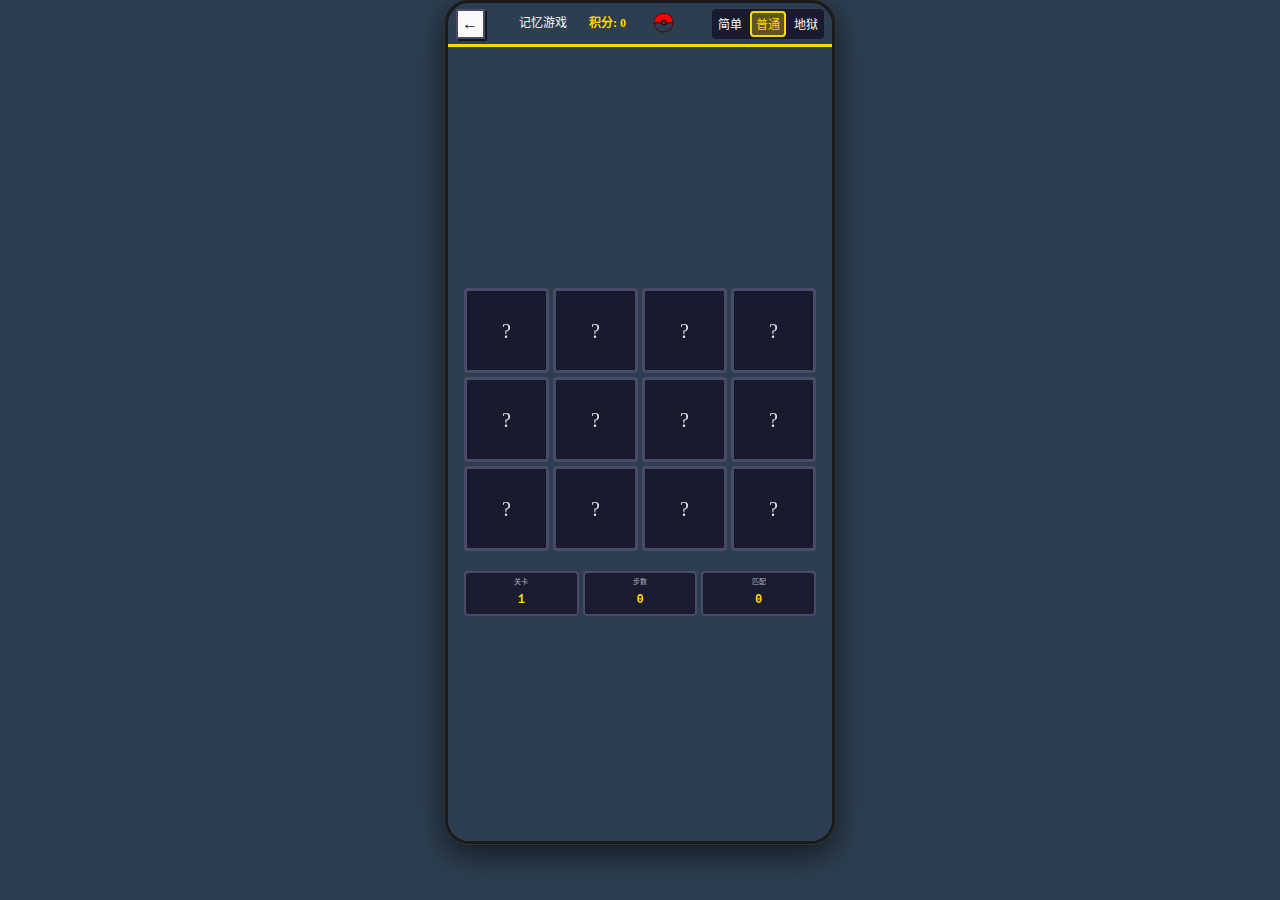
<file: games/game-memory.html>
<!DOCTYPE html>
<html lang="zh-CN">
<head>
  <meta charset="UTF-8">
  <meta name="viewport" content="width=device-width, initial-scale=1.0, maximum-scale=1.0, user-scalable=no, viewport-fit=cover">
  <meta name="apple-mobile-web-app-capable" content="yes">
  <meta name="apple-mobile-web-app-status-bar-style" content="default">
  <meta name="theme-color" content="#FFD700">
  <title>记忆游戏 - 宠物养成日记</title>
  <link rel="stylesheet" href="../style.css">
  <style>
    .memory-game-container {
      display: flex;
      flex-direction: column;
      align-items: center;
      justify-content: center;
      padding: var(--space-md);
      width: 100%;
      max-width: 500px;
      margin: 0 auto;
    }
    
    .memory-grid {
      display: grid;
      grid-template-columns: repeat(4, 1fr);
      gap: var(--space-sm);
      width: 100%;
      max-width: 400px;
      margin: var(--space-md) 0;
    }
    
    .memory-card {
      aspect-ratio: 1;
      background: var(--pixel-dark-gray);
      border: 3px solid var(--border-color);
      border-radius: var(--radius-sm);
      display: flex;
      align-items: center;
      justify-content: center;
      font-size: 32px;
      cursor: pointer;
      transition: all 0.3s;
      position: relative;
      overflow: hidden;
    }
    
    .memory-card.flipped {
      background: var(--bg-panel);
      transform: rotateY(180deg);
    }
    
    .memory-card.matched {
      opacity: 0.5;
      cursor: not-allowed;
    }
    
    .memory-card .card-back {
      position: absolute;
      width: 100%;
      height: 100%;
      display: flex;
      align-items: center;
      justify-content: center;
      backface-visibility: hidden;
    }
    
    .memory-card .card-front {
      position: absolute;
      width: 100%;
      height: 100%;
      display: flex;
      align-items: center;
      justify-content: center;
      backface-visibility: hidden;
      transform: rotateY(180deg);
    }
    
    .memory-info {
      display: flex;
      gap: var(--space-xs);
      margin-top: var(--space-xs);
      width: 100%;
      justify-content: center;
    }
    
    .memory-info-item {
      text-align: center;
      padding: 4px;
      background: var(--bg-panel);
      border: 2px solid var(--border-color);
      border-radius: var(--radius-sm);
      flex: 1;
    }
    
    .memory-info-label {
      font-size: 7px;
      color: var(--text-secondary);
      margin-bottom: 2px;
      font-family: "MuzaiPixel", 'Press Start 2P', 'Courier New', monospace !important;
    }
    
    .memory-info-value {
      font-size: 12px;
      color: var(--primary);
      font-weight: bold;
      font-family: "MuzaiPixel", 'Press Start 2P', 'Courier New', monospace !important;
    }
    
    .memory-grid {
      grid-template-columns: repeat(4, 1fr);
      gap: var(--space-xs);
    }
    
    .memory-card {
      font-size: 20px;
    }
  </style>
</head>
<body class="game-fullscreen" data-theme="day">
  <div class="phone-frame">
    <header class="game-header">
    <div class="game-header-left">
      <button id="btn-back" class="pixel-btn small">←</button>
    </div>
    <div class="game-header-center">
      <span class="game-title">记忆游戏</span>
      <span class="game-score">积分: <span id="score">0</span></span>
      <div class="game-pet-container" id="pet-container"></div>
    </div>
    <div class="game-header-right">
      <div class="game-difficulty-select" id="difficulty-select">
        <button class="difficulty-btn" data-difficulty="easy">简单</button>
        <button class="difficulty-btn active" data-difficulty="normal">普通</button>
        <button class="difficulty-btn" data-difficulty="hard">地狱</button>
      </div>
    </div>
  </header>
  
  <div class="game-container">
    <div class="memory-game-container">
      <div class="memory-grid" id="memory-grid"></div>
      <div class="memory-info">
        <div class="memory-info-item">
          <div class="memory-info-label">关卡</div>
          <div class="memory-info-value" id="level">1</div>
        </div>
        <div class="memory-info-item">
          <div class="memory-info-label">步数</div>
          <div class="memory-info-value" id="moves">0</div>
        </div>
        <div class="memory-info-item">
          <div class="memory-info-label">匹配</div>
          <div class="memory-info-value" id="matched">0</div>
        </div>
      </div>
    </div>
  </div>
  
  <div id="game-end-modal" class="game-end-modal hidden">
    <div class="game-end-content">
      <h2 class="game-end-title">恭喜通关！</h2>
      <div class="game-end-score">最终积分: <span id="final-score">0</span></div>
      <div class="game-end-rewards" id="rewards-info"></div>
      <div class="game-end-actions">
        <button class="pixel-btn primary" id="btn-restart">再来一局</button>
        <button class="pixel-btn" id="btn-return">←</button>
      </div>
    </div>
  </div>
  
  </div>
  <script src="../script.js"></script>
  <script src="game-memory.js"></script>
</body>
</html>
</file>
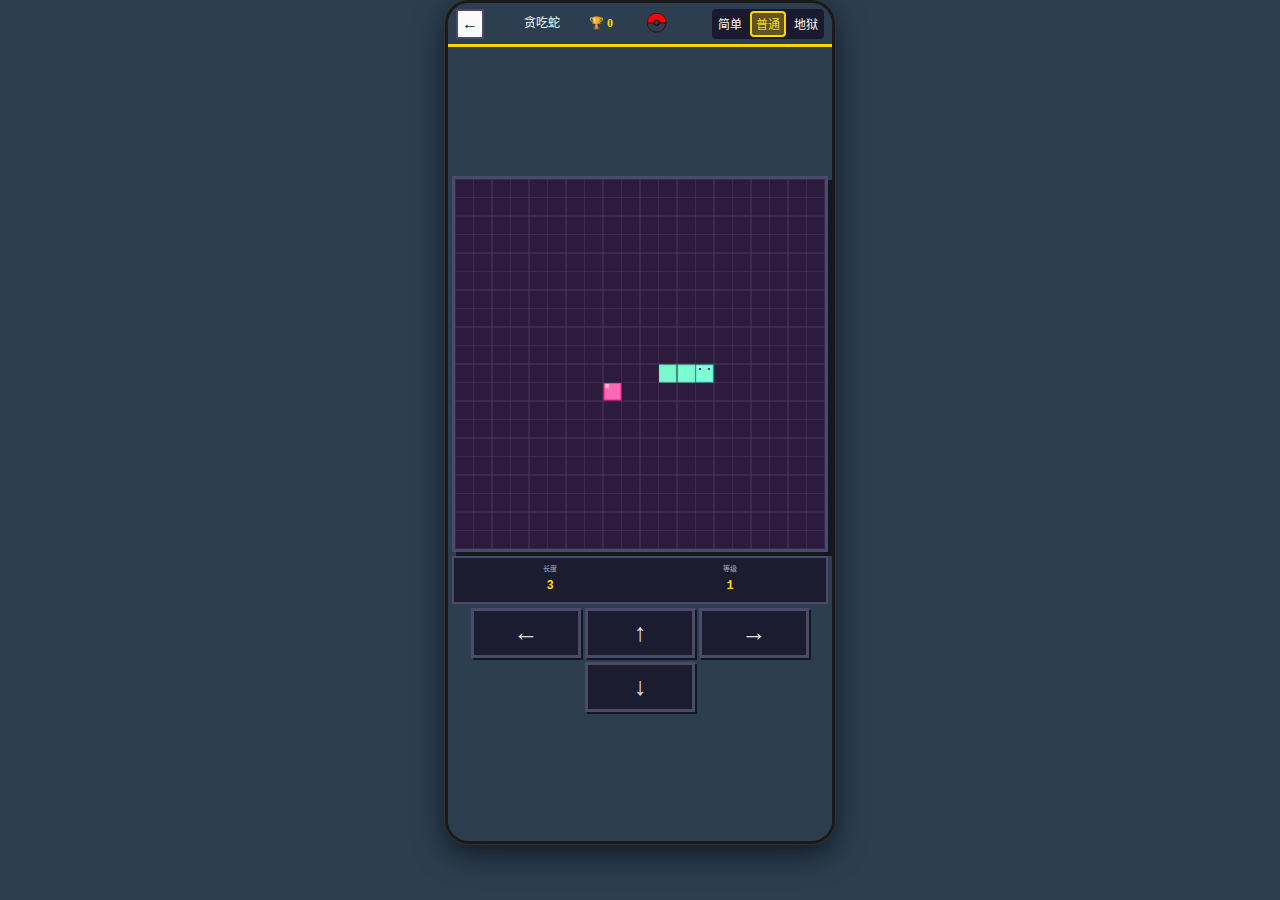
<file: games/game-snake.html>
<!DOCTYPE html>
<html lang="zh-CN">
<head>
  <meta charset="UTF-8">
  <meta name="viewport" content="width=device-width, initial-scale=1.0, maximum-scale=1.0, user-scalable=no, viewport-fit=cover">
  <meta name="theme-color" content="#FFD700">
  <link rel="apple-touch-icon" href="../assets/icon.png">
  <link rel="apple-touch-icon" sizes="152x152" href="../assets/icon.png">
  <link rel="apple-touch-icon" sizes="180x180" href="../assets/icon.png">
  <title>贪吃蛇 - 宠物养成日记</title>
  <link rel="stylesheet" href="../style.css">
  <style>
    #snake-canvas {
      background: var(--pixel-black);
      border: 3px solid var(--border-color);
      box-shadow: 4px 4px 0 var(--shadow-color);
    }
    
    .snake-info {
      display: flex;
      flex-direction: row;
      gap: var(--space-xs);
      padding: 4px var(--space-sm);
      background: var(--bg-panel);
      border: 2px solid var(--border-color);
      margin-top: var(--space-xs);
      width: 100%;
    }
    
    .snake-info-item {
      text-align: center;
      padding: 2px;
      flex: 1;
    }
    
    .snake-info-label {
      font-size: 7px;
      color: var(--text-secondary);
      margin-bottom: 2px;
      font-family: "MuzaiPixel", 'Press Start 2P', 'Courier New', monospace !important;
    }
    
    .snake-info-value {
      font-size: 12px;
      color: var(--primary);
      font-weight: bold;
      font-family: "MuzaiPixel", 'Press Start 2P', 'Courier New', monospace !important;
    }
    
    .snake-controls {
      display: grid;
      grid-template-columns: repeat(3, 1fr);
      gap: var(--space-xs);
      margin-top: var(--space-xs);
      max-width: 90%;
      width: 100%;
    }
  </style>
</head>
<body class="game-fullscreen" data-theme="day">
  <div class="phone-frame">
    <header class="game-header">
      <div class="game-header-left">
        <button id="btn-back" class="back-btn">←</button>
      </div>
      <div class="game-header-center">
        <span class="game-title">贪吃蛇</span>
        <span class="game-score">🏆 <span id="score">0</span></span>
        <div class="game-pet-container" id="pet-container"></div>
      </div>
      <div class="game-header-right">
        <div class="game-difficulty-select" id="difficulty-select">
          <button class="difficulty-btn" data-difficulty="easy">简单</button>
          <button class="difficulty-btn active" data-difficulty="normal">普通</button>
          <button class="difficulty-btn" data-difficulty="hard">地狱</button>
        </div>
      </div>
    </header>
    
    <div class="game-container">
      <div style="display: flex; flex-direction: column; align-items: center; justify-content: flex-start; width: 100%; padding: var(--space-xs);">
        <canvas id="snake-canvas" class="game-canvas"></canvas>
        <div class="snake-info">
          <div class="snake-info-item">
            <div class="snake-info-label">长度</div>
            <div class="snake-info-value" id="length">3</div>
          </div>
          <div class="snake-info-item">
            <div class="snake-info-label">等级</div>
            <div class="snake-info-value" id="level">1</div>
          </div>
        </div>
        <div class="snake-controls">
          <button class="game-control-btn" id="btn-left">←</button>
          <button class="game-control-btn" id="btn-up">↑</button>
          <button class="game-control-btn" id="btn-right">→</button>
          <button class="game-control-btn" id="btn-down" style="grid-column: 2;">↓</button>
        </div>
      </div>
    </div>
    
    <div id="game-end-modal" class="game-end-modal hidden">
      <div class="game-end-content">
        <h2 class="game-end-title">游戏结束</h2>
        <div class="game-end-score">最终积分: <span id="final-score">0</span></div>
        <div class="game-end-rewards" id="rewards-info"></div>
        <div class="game-end-actions">
          <button class="pixel-btn primary" id="btn-restart">再来一局</button>
          <button class="back-btn" id="btn-return">←</button>
        </div>
      </div>
    </div>
  </div>
  
  <script src="../script.js"></script>
  <script src="game-snake.js"></script>
</body>
</html>
</file>
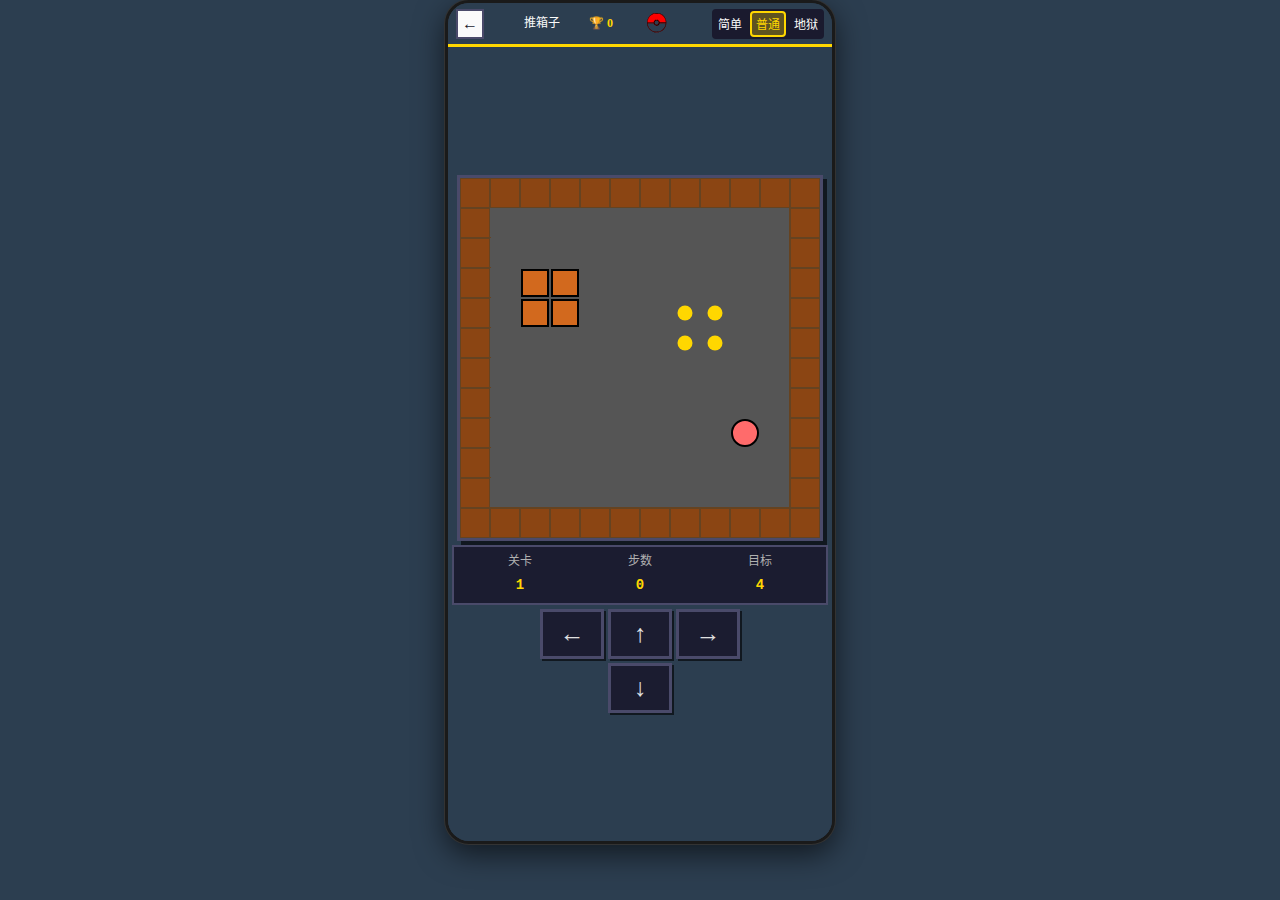
<file: games/game-sokoban.html>
<!DOCTYPE html>
<html lang="zh-CN">
<head>
  <meta charset="UTF-8">
  <meta name="viewport" content="width=device-width, initial-scale=1.0, maximum-scale=1.0, user-scalable=no, viewport-fit=cover">
  <meta name="theme-color" content="#FFD700">
  <link rel="apple-touch-icon" href="../assets/icon.png">
  <link rel="apple-touch-icon" sizes="152x152" href="../assets/icon.png">
  <link rel="apple-touch-icon" sizes="180x180" href="../assets/icon.png">
  <title>推箱子 - 宠物养成日记</title>
  <link rel="stylesheet" href="../style.css">
  <style>
    #sokoban-canvas {
      background: var(--pixel-dark-gray);
      border: 3px solid var(--border-color);
      box-shadow: 4px 4px 0 var(--shadow-color);
    }
    
    .sokoban-info {
      display: flex;
      flex-direction: row;
      gap: var(--space-xs);
      padding: 4px var(--space-sm);
      background: var(--bg-panel);
      border: 2px solid var(--border-color);
      margin-top: var(--space-xs);
      width: 100%;
    }
    
    .sokoban-info-item {
      text-align: center;
      padding: 2px;
      flex: 1;
    }
    
    .sokoban-info-label {
      font-size: 7px;
      color: var(--text-secondary);
      margin-bottom: 2px;
      font-family: "MuzaiPixel", 'Press Start 2P', 'Courier New', monospace !important;
    }
    
    .sokoban-info-value {
      font-size: 12px;
      color: var(--primary);
      font-weight: bold;
      font-family: "MuzaiPixel", 'Press Start 2P', 'Courier New', monospace !important;
    }
    
    .sokoban-controls {
      display: grid;
      grid-template-columns: repeat(3, 1fr);
      gap: var(--space-xs);
      margin-top: var(--space-xs);
      width: 100%;
      max-width: 200px;
    }
    
    /* 使用统一的按钮样式，已在style.css中定义 */
  </style>
</head>
<body class="game-fullscreen" data-theme="day">
  <div class="phone-frame">
    <header class="game-header">
    <div class="game-header-left">
      <button id="btn-back" class="back-btn">←</button>
    </div>
    <div class="game-header-center">
      <span class="game-title">推箱子</span>
      <span class="game-score">🏆 <span id="score">0</span></span>
      <div class="game-pet-container" id="pet-container"></div>
    </div>
    <div class="game-header-right">
      <div class="game-difficulty-select" id="difficulty-select">
        <button class="difficulty-btn" data-difficulty="easy">简单</button>
        <button class="difficulty-btn active" data-difficulty="normal">普通</button>
        <button class="difficulty-btn" data-difficulty="hard">地狱</button>
      </div>
    </div>
  </header>
  
  <div class="game-container">
    <div style="display: flex; flex-direction: column; align-items: center; justify-content: flex-start; width: 100%; padding: var(--space-xs);">
      <canvas id="sokoban-canvas" class="game-canvas"></canvas>
      <div class="sokoban-info">
        <div class="sokoban-info-item">
          <div class="sokoban-info-label">关卡</div>
          <div class="sokoban-info-value" id="level">1</div>
        </div>
        <div class="sokoban-info-item">
          <div class="sokoban-info-label">步数</div>
          <div class="sokoban-info-value" id="moves">0</div>
        </div>
        <div class="sokoban-info-item">
          <div class="sokoban-info-label">目标</div>
          <div class="sokoban-info-value" id="targets">0</div>
        </div>
      </div>
      <div class="sokoban-controls">
        <button class="sokoban-control-btn" id="btn-left">←</button>
        <button class="sokoban-control-btn" id="btn-up">↑</button>
        <button class="sokoban-control-btn" id="btn-right">→</button>
        <button class="sokoban-control-btn" id="btn-down" style="grid-column: 2;">↓</button>
      </div>
    </div>
  </div>
  
  <div id="game-end-modal" class="game-end-modal hidden">
    <div class="game-end-content">
      <h2 class="game-end-title">恭喜通关！</h2>
      <div class="game-end-score">最终积分: <span id="final-score">0</span></div>
      <div class="game-end-rewards" id="rewards-info"></div>
      <div class="game-end-actions">
        <button class="pixel-btn primary" id="btn-restart">再来一局</button>
        <button class="back-btn" id="btn-return">←</button>
      </div>
    </div>
  </div>
  
  </div>
  <script src="../script.js"></script>
  <script src="game-sokoban.js"></script>
</body>
</html>
</file>
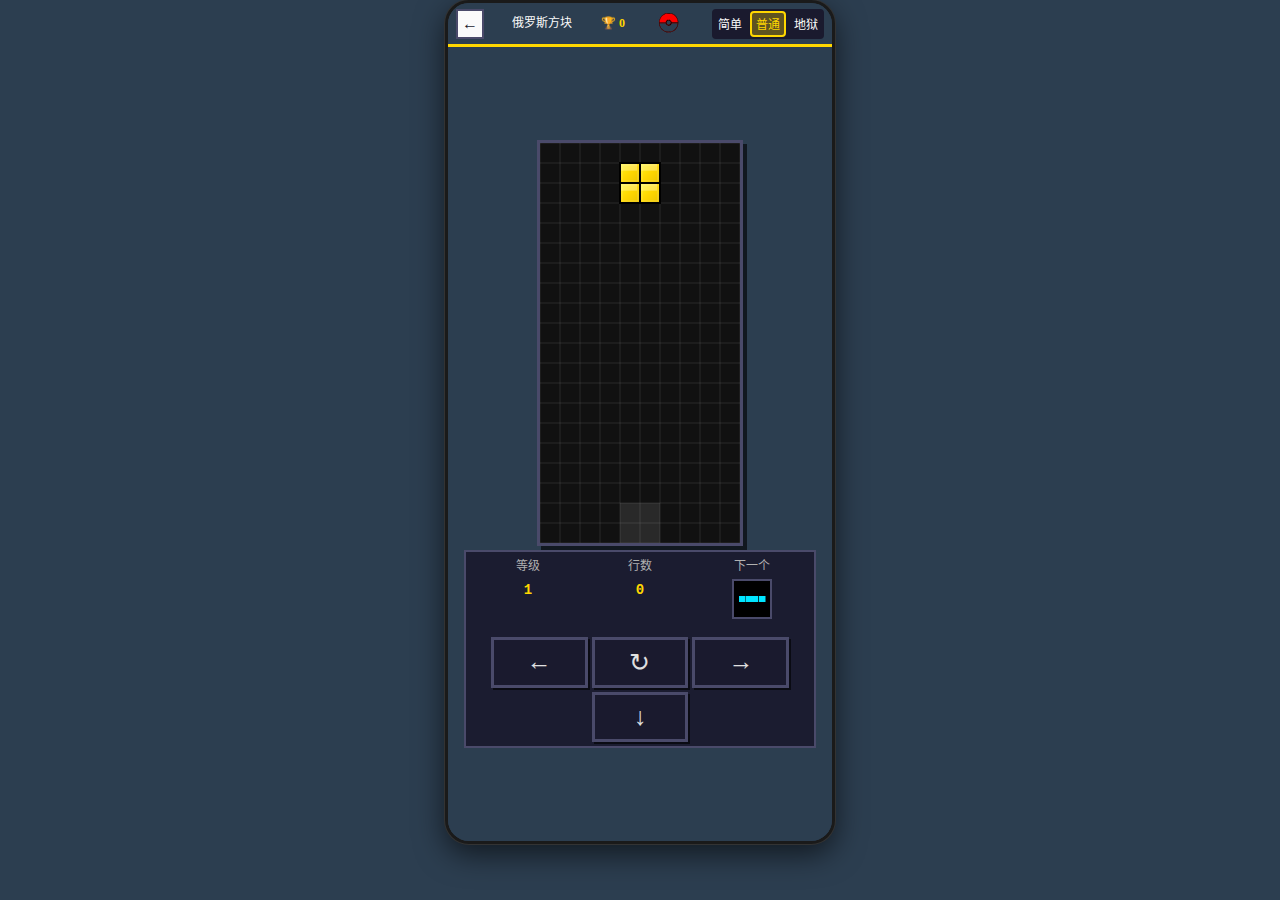
<file: games/game-tetris.html>
<!DOCTYPE html>
<html lang="zh-CN">
<head>
  <meta charset="UTF-8">
  <meta name="viewport" content="width=device-width, initial-scale=1.0, maximum-scale=1.0, user-scalable=no, viewport-fit=cover">
  <meta name="theme-color" content="#FFD700">
  <link rel="apple-touch-icon" href="../assets/icon.png">
  <link rel="apple-touch-icon" sizes="152x152" href="../assets/icon.png">
  <link rel="apple-touch-icon" sizes="180x180" href="../assets/icon.png">
  <title>俄罗斯方块 - 宠物养成日记</title>
  <link rel="stylesheet" href="../style.css">
  <style>
    #tetris-canvas {
      background: var(--pixel-black);
      border: 3px solid var(--border-color);
      box-shadow: 4px 4px 0 var(--shadow-color);
    }
    
    .tetris-info {
      display: flex;
      flex-direction: row;
      gap: var(--space-xs);
      padding: 4px var(--space-sm);
      background: var(--bg-panel);
      border: 2px solid var(--border-color);
      margin-top: var(--space-xs);
      width: 100%;
    }
    
    .tetris-info-item {
      text-align: center;
      padding: 2px;
      flex: 1;
    }
    
    .tetris-info-label {
      font-size: 7px;
      color: var(--text-secondary);
      margin-bottom: 2px;
      font-family: "MuzaiPixel", 'Press Start 2P', 'Courier New', monospace !important;
    }
    
    .tetris-info-value {
      font-size: 12px;
      color: var(--primary);
      font-weight: bold;
      font-family: "MuzaiPixel", 'Press Start 2P', 'Courier New', monospace !important;
    }
    
    .tetris-next {
      width: 80px;
      height: 80px;
      background: var(--pixel-black);
      border: 2px solid var(--border-color);
      margin: 0 auto;
    }
    
    .tetris-controls {
      display: grid;
      grid-template-columns: repeat(3, 1fr);
      gap: var(--space-xs);
      margin-top: var(--space-xs);
      max-width: 90%;
      width: 100%;
    }
    
    /* 使用统一的按钮样式，已在style.css中定义 */
    
    .tetris-next {
      width: 40px;
      height: 40px;
    }
  </style>
</head>
<body class="game-fullscreen" data-theme="day">
  <div class="phone-frame">
    <header class="game-header">
    <div class="game-header-left">
      <button id="btn-back" class="back-btn">←</button>
    </div>
    <div class="game-header-center">
      <span class="game-title">俄罗斯方块</span>
      <span class="game-score">🏆 <span id="score">0</span></span>
      <div class="game-pet-container" id="pet-container"></div>
    </div>
    <div class="game-header-right">
      <div class="game-difficulty-select" id="difficulty-select">
        <button class="difficulty-btn" data-difficulty="easy">简单</button>
        <button class="difficulty-btn active" data-difficulty="normal">普通</button>
        <button class="difficulty-btn" data-difficulty="hard">地狱</button>
      </div>
    </div>
  </header>
  
  <div class="game-container">
    <div style="display: flex; align-items: center; justify-content: center; flex-wrap: wrap; padding: var(--space-md);">
      <canvas id="tetris-canvas" class="game-canvas"></canvas>
      <div class="tetris-info">
        <div class="tetris-info-item">
          <div class="tetris-info-label">等级</div>
          <div class="tetris-info-value" id="level">1</div>
        </div>
        <div class="tetris-info-item">
          <div class="tetris-info-label">行数</div>
          <div class="tetris-info-value" id="lines">0</div>
        </div>
        <div class="tetris-info-item">
          <div class="tetris-info-label">下一个</div>
          <canvas class="tetris-next" id="next-canvas"></canvas>
        </div>
        <div class="tetris-controls">
          <button class="tetris-control-btn" id="btn-left">←</button>
          <button class="tetris-control-btn" id="btn-rotate">↻</button>
          <button class="tetris-control-btn" id="btn-right">→</button>
          <button class="tetris-control-btn" id="btn-down" style="grid-column: 2;">↓</button>
        </div>
      </div>
    </div>
  </div>
  
  <div id="game-end-modal" class="game-end-modal hidden">
    <div class="game-end-content">
      <h2 class="game-end-title">游戏结束</h2>
      <div class="game-end-score">最终积分: <span id="final-score">0</span></div>
      <div class="game-end-rewards" id="rewards-info"></div>
      <div class="game-end-actions">
        <button class="pixel-btn primary" id="btn-restart">再来一局</button>
        <button class="back-btn" id="btn-return">←</button>
      </div>
    </div>
  </div>
  </div>
  
  <script src="../script.js"></script>
  <script src="game-tetris.js"></script>
</body>
</html>
</file>
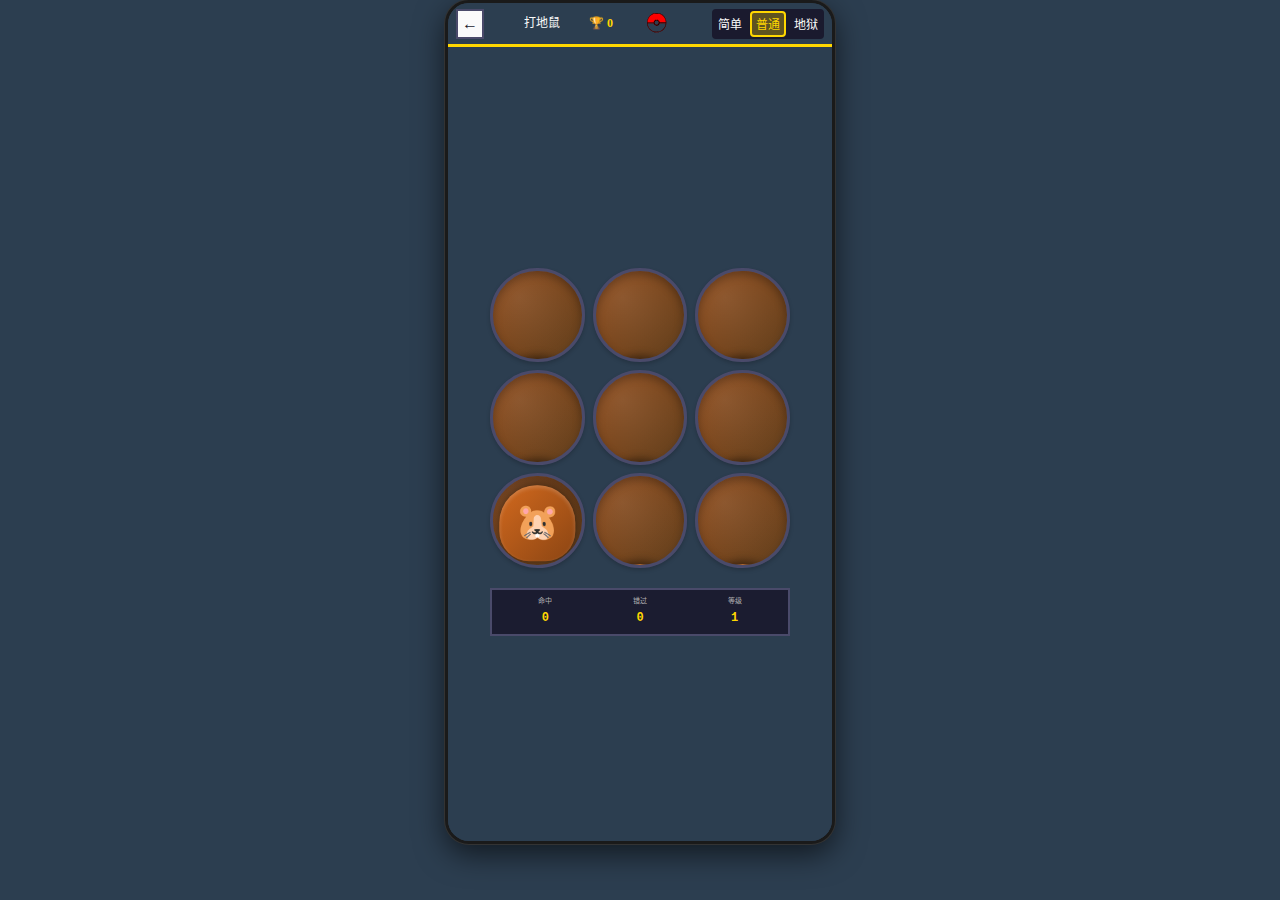
<file: games/game-whack.html>
<!DOCTYPE html>
<html lang="zh-CN">
<head>
  <meta charset="UTF-8">
  <meta name="viewport" content="width=device-width, initial-scale=1.0, maximum-scale=1.0, user-scalable=no, viewport-fit=cover">
  <meta name="theme-color" content="#FFD700">
  <link rel="apple-touch-icon" href="../assets/icon.png">
  <link rel="apple-touch-icon" sizes="152x152" href="../assets/icon.png">
  <link rel="apple-touch-icon" sizes="180x180" href="../assets/icon.png">
  <title>打地鼠 - 宠物养成日记</title>
  <link rel="stylesheet" href="../style.css">
  <style>
    .whack-game-container {
      display: flex;
      flex-direction: column;
      align-items: center;
      justify-content: center;
      padding: var(--space-md);
      width: 100%;
      max-width: 500px;
      margin: 0 auto;
    }
    
    .whack-grid {
      display: grid;
      grid-template-columns: repeat(3, 1fr);
      gap: var(--space-sm);
      width: 100%;
      max-width: 300px;
      margin: var(--space-md) 0;
    }
    
    .whack-hole {
      aspect-ratio: 1;
      background: linear-gradient(135deg, #8B4513 0%, #654321 100%);
      border: 3px solid var(--border-color);
      border-radius: 50%;
      position: relative;
      overflow: hidden;
      cursor: pointer;
      transition: transform var(--transition-fast);
      box-shadow: inset 0 4px 8px rgba(0, 0, 0, 0.3), 0 2px 4px rgba(0, 0, 0, 0.2);
    }
    
    .whack-hole::before {
      content: '';
      position: absolute;
      top: 0;
      left: 0;
      right: 0;
      bottom: 0;
      background: radial-gradient(circle at 30% 30%, rgba(255, 255, 255, 0.1), transparent 70%);
      border-radius: 50%;
    }
    
    .whack-hole:hover {
      transform: scale(1.05);
      box-shadow: inset 0 4px 8px rgba(0, 0, 0, 0.3), 0 4px 8px rgba(0, 0, 0, 0.3);
    }
    
    .whack-mole {
      position: absolute;
      bottom: 0;
      left: 50%;
      transform: translateX(-50%) translateY(100%);
      width: 85%;
      height: 85%;
      background: linear-gradient(135deg, #D2691E 0%, #8B4513 100%);
      border-radius: 50% 50% 40% 40%;
      transition: transform 0.15s cubic-bezier(0.34, 1.56, 0.64, 1);
      display: flex;
      align-items: center;
      justify-content: center;
      font-size: 36px;
      box-shadow: 0 -4px 8px rgba(0, 0, 0, 0.3), inset 0 2px 4px rgba(255, 255, 255, 0.2);
      filter: drop-shadow(0 2px 4px rgba(0, 0, 0, 0.3));
    }
    
    .whack-mole.show {
      transform: translateX(-50%) translateY(-5%);
      animation: molePop 0.2s cubic-bezier(0.34, 1.56, 0.64, 1);
    }
    
    @keyframes molePop {
      0% { transform: translateX(-50%) translateY(100%) scale(0.8); }
      50% { transform: translateX(-50%) translateY(-10%) scale(1.1); }
      100% { transform: translateX(-50%) translateY(-5%) scale(1); }
    }
    
    .whack-mole.hit {
      animation: whackHit 0.4s ease;
    }
    
    @keyframes whackHit {
      0% { transform: translateX(-50%) translateY(-5%) scale(1) rotate(0deg); }
      25% { transform: translateX(-50%) translateY(-25px) scale(1.3) rotate(-10deg); }
      50% { transform: translateX(-50%) translateY(-30px) scale(1.2) rotate(10deg); }
      75% { transform: translateX(-50%) translateY(50%) scale(0.9) rotate(-5deg); }
      100% { transform: translateX(-50%) translateY(100%) scale(0.7) rotate(0deg); }
    }
    
    .whack-info {
      display: flex;
      flex-direction: row;
      gap: var(--space-xs);
      padding: 4px var(--space-sm);
      background: var(--bg-panel);
      border: 2px solid var(--border-color);
      margin-top: var(--space-xs);
      width: 100%;
      max-width: 300px;
    }
    
    .whack-info-item {
      text-align: center;
      padding: 2px;
      flex: 1;
    }
    
    .whack-info-label {
      font-size: 7px;
      color: var(--text-secondary);
      margin-bottom: 2px;
      font-family: "MuzaiPixel", 'Press Start 2P', 'Courier New', monospace !important;
    }
    
    .whack-info-value {
      font-size: 12px;
      color: var(--primary);
      font-weight: bold;
      font-family: "MuzaiPixel", 'Press Start 2P', 'Courier New', monospace !important;
    }
  </style>
</head>
<body class="game-fullscreen" data-theme="day">
  <div class="phone-frame">
    <header class="game-header">
      <div class="game-header-left">
        <button id="btn-back" class="back-btn">←</button>
      </div>
      <div class="game-header-center">
        <span class="game-title">打地鼠</span>
        <span class="game-score">🏆 <span id="score">0</span></span>
        <div class="game-pet-container" id="pet-container"></div>
      </div>
      <div class="game-header-right">
        <div class="game-difficulty-select" id="difficulty-select">
          <button class="difficulty-btn" data-difficulty="easy">简单</button>
          <button class="difficulty-btn active" data-difficulty="normal">普通</button>
          <button class="difficulty-btn" data-difficulty="hard">地狱</button>
        </div>
      </div>
    </header>
    
    <div class="game-container">
      <div class="whack-game-container">
        <div class="whack-grid" id="whack-grid"></div>
        <div class="whack-info">
          <div class="whack-info-item">
            <div class="whack-info-label">命中</div>
            <div class="whack-info-value" id="hits">0</div>
          </div>
          <div class="whack-info-item">
            <div class="whack-info-label">错过</div>
            <div class="whack-info-value" id="misses">0</div>
          </div>
          <div class="whack-info-item">
            <div class="whack-info-label">等级</div>
            <div class="whack-info-value" id="level">1</div>
          </div>
        </div>
      </div>
    </div>
    
    <div id="game-end-modal" class="game-end-modal hidden">
      <div class="game-end-content">
        <h2 class="game-end-title">游戏结束</h2>
        <div class="game-end-score">最终积分: <span id="final-score">0</span></div>
        <div class="game-end-rewards" id="rewards-info"></div>
        <div class="game-end-actions">
          <button class="pixel-btn primary" id="btn-restart">再来一局</button>
          <button class="back-btn" id="btn-return">←</button>
        </div>
      </div>
    </div>
  </div>
  
  <script src="../script.js"></script>
  <script src="game-whack.js"></script>
</body>
</html>
</file>
<file: style.css>
/* ===== 像素风宠物养成日记 - 统一样式表 ===== */

/* ========== 1. 全局变量 ========== */
:root {
  /* 主题色 - 基于POKEMON_DATABASE */
  --primary: #FFD700;              /* 金色 - 主色调 */
  --primary-light: #FFEB3B;        /* 浅金色 - hover态 */
  --primary-dark: #DAA520;         /* 深金色 - 边框/强调 */
  --primary-hover: #FFEB3B;        /* hover态金色 */
  --secondary: #FF6B6B;            /* 红色 - 次要色 */
  --secondary-light: #FF8E8E;      /* 浅红色 */
  --secondary-dark: #E55555;       /* 深红色 */
  
  /* 状态色 */
  --success: #4CAF50;
  --success-light: #8BC34A;        /* 浅绿色 - 进度条渐变 */
  --warning: #FFC107;
  --danger: #F44336;
  --danger-dark: #C62828;          /* 深红色 - 危险按钮边框 */
  --info: #2196F3;
  
  /* 像素风基础色 */
  --pixel-black: #1a1a2e;          /* 深色背景/文字 */
  --pixel-white: #FAFAFA;          /* 白色背景 */
  --pixel-gray: #808080;           /* 灰色 */
  --pixel-light-gray: #E0E0E0;     /* 浅灰色 */
  --pixel-dark-gray: #404040;      /* 深灰色 */
  --pixel-border-dark: #1a1a1a;    /* 深色边框 */
  --pixel-border-gray: #333;       /* 灰色边框 */
  
  /* 日间主题（默认）- 基于POKEMON_DATABASE */
  --bg-primary: #87CEEB;           /* 天蓝色 - bgDay */
  --bg-secondary: #B0E0E6;         /* 浅天蓝色 */
  --bg-panel: rgba(255, 255, 255, 0.95);
  --text-primary: #2C3E50;         /* 深蓝灰色文字 */
  --text-secondary: #5D6D7E;       /* 次要文字色 */
  --border-color: #2C3E50;         /* 边框色 */
  --shadow-color: rgba(0, 0, 0, 0.3);
  --bg-night: var(--pixel-black);  /* 夜间背景色 - 用于状态栏，由JS动态设置 */
  
  /* 聊天气泡颜色 - 使用主题色变量 */
  --chat-user-bg: var(--primary-light-alpha, rgba(255, 215, 0, 0.2));         /* 用户消息背景 */
  --chat-assistant-bg: #FFFFFF;    /* 助手消息背景 */
  
  /* 来信信封颜色 - 使用主题色变量 */
  --letter-envelope-start: var(--primary-light-alpha, rgba(255, 215, 0, 0.2));
  --letter-envelope-end: var(--secondary-light, #FF8E8E);
  --letter-envelope-hover-start: var(--primary-light-alpha, rgba(255, 215, 0, 0.3));
  --letter-envelope-hover-end: var(--secondary, #FF6B6B);
  
  /* 模态窗口遮罩 */
  --modal-overlay: rgba(0, 0, 0, 0.75);
  --modal-overlay-dark: rgba(0, 0, 0, 0.8);
  
  /* 年龄显示背景 */
  --age-display-bg: rgba(0, 0, 0, 0.7);
  
  /* 特效颜色 - 使用主题色变量 */
  --sparkle-color: var(--primary-light-alpha, rgba(255, 215, 0, 0.6));
  
  /* 危险区域背景 */
  --danger-zone-bg: rgba(244, 67, 54, 0.1);
  
  /* 队列状态背景 */
  --queue-pending-bg: rgba(33, 150, 243, 0.1);
  --queue-processing-bg: rgba(255, 193, 7, 0.1);
  --queue-completed-bg: rgba(76, 175, 80, 0.1);
  --queue-failed-bg: rgba(244, 67, 54, 0.1);
  
  /* 冷却提示弹窗样式 */
  --cooldown-modal-bg: var(--bg-panel);
  --cooldown-modal-border: var(--warning);
  --cooldown-modal-text: var(--text-primary);
  --cooldown-modal-icon: var(--warning);
  
  /* 背景渐变 */
  --bg-gradient-overlay: rgba(255, 255, 255, 0.1);
  
  /* 间距 */
  --space-xs: 4px;
  --space-sm: 8px;
  --space-md: 16px;
  --space-lg: 24px;
  --space-xl: 32px;
  
  /* 圆角 */
  --radius-sm: 4px;
  --radius-md: 8px;
  --radius-lg: 16px;
  
  /* 过渡 */
  --transition-fast: 0.15s ease;
  --transition-normal: 0.3s ease;
  --transition-slow: 0.5s ease;
  
  /* 手机边框尺寸 */
  --phone-width: 390px;
  --phone-height: 844px;
  
  /* 字号变量 */
  --font-size-5: 12px;
  --font-size-6: 12px;
  --font-size-7: 12px;
  --font-size-8: 12px;
  --font-size-9: 12px;
  --font-size-10: 14px;
  --font-size-11: 14px;
  --font-size-12: 14px;
  --font-size-14: 16px;
  --font-size-16: 16px;
  --font-size-18: 20px;
  --font-size-20: 20px;
  --font-size-24: 25px;
  --font-size-28: 28px;
  --font-size-32: 32px;
  --font-size-36: 36px;
  --font-size-40: 40px;
  --font-size-48: 48px;
}

/* ========== 夜间模式变量 ========== */
[data-theme="night"] {
  /* 夜间主题背景 - 基于POKEMON_DATABASE bgNight */
  --bg-primary: #2C3E50;           /* 夜间深蓝灰 */
  --bg-secondary: #16213e;
  --bg-panel: rgba(26, 26, 46, 0.95);
  --text-primary: #E0E0E0;
  --text-secondary: #B0B0B0;
  --border-color: #4A4A6A;
  --shadow-color: rgba(0, 0, 0, 0.6);
  
  /* 像素风基础色在夜间模式下的调整 */
  --pixel-light-gray: #2a2a3e;
  --pixel-dark-gray: #1a1a2e;
}

/* ========== 防止darkmode改变图标和emoji颜色 ========== */
.darkmode-layer,
.darkmode-toggle {
  filter: none !important;
}

/* 保护所有图标和emoji不被darkmode改变 */
img,
.emoji,
.icon,
[class*="icon"],
[class*="emoji"],
[data-no-darkmode] {
  filter: none !important;
  -webkit-filter: none !important;
}

/* 保护状态栏中的图标 */
#status-bar img,
#status-bar .emoji,
#status-bar .icon,
#status-bar [class*="icon"],
#status-bar [class*="emoji"],
.ai-queue-btn span,
.coin-icon,
.stat-icon {
  filter: none !important;
  -webkit-filter: none !important;
}

/* ========== 4. 全局重置 ========== */
*,
*::before,
*::after {
  margin: 0;
  padding: 0;
  box-sizing: border-box;
  -webkit-tap-highlight-color: transparent;
}

html {
  font-size: var(--font-size-18);
  -webkit-text-size-adjust: 100%;
}

body {
  font-size: var(--font-size-16);
  line-height: 1.6;
  color: var(--text-primary);
  background: var(--bg-primary) !important;
  min-height: 100vh;
  min-height: 100dvh;
  overflow: hidden;
  transition: background-color var(--transition-slow), color var(--transition-slow);
  display: flex;
  align-items: center;
  justify-content: center;
  padding: 0;
  margin: 0;
  
  /* 像素渲染 */
  image-rendering: pixelated;
  image-rendering: -moz-crisp-edges;
  image-rendering: crisp-edges;
  
  /* 禁止选择 */
  user-select: none;
  -webkit-user-select: none;
}


/* 手机边框容器 */
.phone-frame {
  width: 100%;
  height: 100vh;
  height: 100dvh;
  max-width: var(--phone-width);
  max-height: var(--phone-height);
  background: var(--bg-primary);  /* 默认背景色，可被JS动态替换为图片 */
  background-size: cover;
  background-position: center;
  background-repeat: no-repeat;
  border: 3px solid var(--pixel-border-dark);
  border-radius: 24px;
  box-shadow: 
    0 0 0 1px var(--pixel-border-gray),
    0 10px 30px var(--shadow-color);
  overflow: hidden;
  position: relative;
  display: flex;
  flex-direction: column;
  margin: auto;
  transition: max-width var(--transition-normal), max-height var(--transition-normal), background-color var(--transition-slow);
}

/* phone-frame 的直接子元素应该填满容器 */
.phone-frame > .game-screen,
.phone-frame > .shop-screen,
.phone-frame > .play-screen,
.phone-frame > .game-fullscreen {
  flex: 1;
  display: flex;
  flex-direction: column;
  min-height: 0;
  height: 100%;
}

.phone-frame > .pixel-bg {
  flex: 1;
  display: flex;
  align-items: center;
  justify-content: center;
  padding: var(--space-lg);
  min-height: 0;
  overflow: auto;
  background: var(--bg-primary) !important;
}

.phone-frame > .pixel-bg > #selection-container {
  width: 100%;
  max-width: 100%;
}

.phone-frame > .shop-screen,
.phone-frame > .play-screen {
  background: var(--bg-primary) !important;
}

/* 小屏手机自适应 - 移除scale，使用自适应尺寸 */
@media (max-width: 389px) {
  .phone-frame {
    max-width: 100vw;
    border-radius: 0;
  }
}

@media (max-height: 800px) {
  .phone-frame {
    max-height: 100vh;
    max-height: 100dvh;
    border-radius: 0;
  }
}

/* iPhone 安全区适配 - 全屏支持 */
@supports (padding: max(0px)) {
  .phone-frame {
    padding-left: max(0px, env(safe-area-inset-left));
    padding-right: max(0px, env(safe-area-inset-right));
    padding-top: max(0px, env(safe-area-inset-top));
    padding-bottom: max(0px, env(safe-area-inset-bottom));
  }
  
  /* 确保固定定位的元素也适配安全区 */
  #control-panel {
    padding-bottom: max(1px, calc(1px + env(safe-area-inset-bottom)));
  }
  
  /* 顶栏适配安全区 */
  .page-header,
  #status-bar,
  #shop-header,
  #play-header,
  .game-header {
    padding-top: max(4px, calc(4px + env(safe-area-inset-top)));
    padding-left: max(8px, calc(8px + env(safe-area-inset-left)));
    padding-right: max(8px, calc(8px + env(safe-area-inset-right)));
  }
  
  /* 游戏容器适配安全区 */
  .game-container {
    padding-left: max(0px, env(safe-area-inset-left));
    padding-right: max(0px, env(safe-area-inset-right));
    padding-bottom: max(0px, env(safe-area-inset-bottom));
  }
  
  /* shop和play页面内容区域适配 */
  #shop-content,
  #play-area {
    padding-left: max(var(--space-md), calc(var(--space-md) + env(safe-area-inset-left)));
    padding-right: max(var(--space-md), calc(var(--space-md) + env(safe-area-inset-right)));
    padding-bottom: max(var(--space-md), calc(var(--space-md) + env(safe-area-inset-bottom)));
  }
}

/* ========== 5. 通用按钮 ========== */
.pixel-btn {
  font-family: inherit;
  font-size: var(--font-size-12);
  padding: var(--space-sm) var(--space-md);
  background: var(--pixel-white);
  color: var(--pixel-black);
  border: 3px solid var(--border-color);
  cursor: pointer;
  box-shadow: 4px 4px 0 var(--shadow-color);
  transition: all var(--transition-fast);
  text-transform: uppercase;
  letter-spacing: 1px;
  position: relative;
  overflow: hidden;
}

.pixel-btn:hover {
  background: var(--pixel-light-gray);
  transform: translateY(-2px);
  box-shadow: 6px 6px 0 var(--shadow-color);
}

.pixel-btn:active {
  transform: translateY(2px);
  box-shadow: 2px 2px 0 var(--shadow-color);
}

.pixel-btn.primary {
  background: var(--pixel-white);
  border: 3px solid var(--primary);
  color: var(--primary);
  font-weight: bold;
}

.pixel-btn.primary:hover {
  background: var(--primary-light-alpha, rgba(255, 215, 0, 0.1));
  border-color: var(--primary);
  transform: translateY(-2px);
  box-shadow: 6px 6px 0 var(--shadow-color);
}

.pixel-btn.primary:active {
  background: var(--primary-light-alpha, rgba(255, 215, 0, 0.3));
  border-color: var(--primary);
  transform: translateY(2px);
  box-shadow: 2px 2px 0 var(--shadow-color);
}

.pixel-btn.danger {
  background: var(--danger);
  border-color: var(--danger-dark);
  color: var(--pixel-white);
}

.pixel-btn.small {
  font-size: var(--font-size-8);
  padding: var(--space-xs) var(--space-sm);
  border-width: 2px;
  box-shadow: 2px 2px 0 var(--shadow-color);
}

.pixel-btn:disabled {
  opacity: 0.5;
  cursor: not-allowed;
  transform: none !important;
  box-shadow: 4px 4px 0 var(--shadow-color) !important;
  pointer-events: none;
  border-color: var(--border-color) !important;
}

/* 确保所有按钮和可点击元素可以接收点击 */
.pixel-btn:not(:disabled),
.action-btn,
button:not(:disabled),
a,
.pet-card:not(.locked) {
  pointer-events: auto !important;
  cursor: pointer;
}

/* ========== 6. 输入框 ========== */
.pixel-input {
  font-family: inherit;
  font-size: var(--font-size-14);
  padding: var(--space-sm) var(--space-md);
  background: var(--pixel-white);
  color: var(--pixel-black);
  border: 3px solid var(--border-color);
  outline: none;
  transition: border-color var(--transition-fast), box-shadow var(--transition-fast);
  width: 100%;
  max-width: 300px;
}

/* 设置面板中的输入框统一宽度 */
.settings-list .pixel-input {
  max-width: none;
  width: 100%;
}

.pixel-input:focus {
  border-color: var(--primary);
  box-shadow: 0 0 0 3px var(--sparkle-color);
}

.pixel-input::placeholder {
  color: var(--pixel-gray);
  opacity: 0.7;
}

/* 确保所有输入框和选择框继承字体 */
input[type="text"],
input[type="password"],
input[type="number"],
input[type="email"],
input[type="file"],
select,
textarea {
  font-family: inherit;
}

/* 确保所有按钮继承字体 */
button,
.pixel-btn,
.action-btn,
.tab-btn,
.category-btn,
.buy-btn,
.duration-btn,
.choice-btn,
.close-btn,
.queue-close-btn,
.queue-cancel-btn {
  font-family: inherit;
}

/* ========== 7. 模态窗口 ========== */
.modal {
  position: absolute;
  top: 0;
  left: 0;
  width: 100%;
  height: 100%;
  background: var(--modal-overlay);
  display: flex;
  align-items: center;
  justify-content: center;
  z-index: 10000;
  padding: var(--space-sm);
  backdrop-filter: blur(4px);
  opacity: 1;
  transition: opacity var(--transition-normal);
}

.modal.hidden {
  display: none !important;
  opacity: 0;
  pointer-events: none !important;
  visibility: hidden !important;
}

.modal-content {
  background: var(--bg-panel);
  border: 3px solid var(--border-color);
  padding: var(--space-sm);
  max-width: calc(100% - 20px);
  max-height: calc(100% - 40px);
  width: 90%;
  overflow-y: auto;
  overflow-x: hidden;
  box-shadow: 4px 4px 0 var(--shadow-color);
  position: relative;
  animation: modalSlideIn 0.3s ease;
  font-size: var(--font-size-10);
}

.modal-content * {
  font-size: var(--font-size-10);
}

.modal-content::-webkit-scrollbar {
  width: 10px;
}

.modal-content::-webkit-scrollbar-track {
  background: var(--pixel-light-gray);
  border: 2px solid var(--border-color);
}

.modal-content::-webkit-scrollbar-thumb {
  background: var(--primary);
  border: 2px solid var(--border-color);
}

.modal-content::-webkit-scrollbar-thumb:hover {
  background: var(--primary-dark);
}

.modal-content.wide {
  max-width: calc(100% - 16px);
  max-height: calc(100% - 30px);
  width: 95%;
}

/* 聊天对话框特殊布局 */
#modal-chat .modal-content {
  display: flex;
  flex-direction: column;
  overflow: hidden;
  padding: 0;
}

#modal-chat .modal-header {
  flex-shrink: 0;
  padding: var(--space-sm);
  border-bottom: 2px solid var(--border-color);
  justify-content: center;
  position: relative;
}

#modal-chat .modal-header h3 {
  flex: 1;
  text-align: center;
}

#modal-chat .modal-header .close-btn {
  position: absolute;
  right: var(--space-sm);
}

#modal-chat .modal-body {
  flex: 1;
  display: flex;
  flex-direction: column;
  overflow: hidden;
  padding: var(--space-sm);
  min-height: 0;
}

/* 冷却提示弹窗样式 */
.cooldown-modal {
  position: fixed;
  top: 50%;
  left: 50%;
  transform: translate(-50%, -50%);
  z-index: 10000;
  background: var(--cooldown-modal-bg);
  border: 3px solid var(--cooldown-modal-border);
  border-radius: var(--radius-md);
  padding: var(--space-lg);
  box-shadow: 0 8px 16px var(--shadow-color);
  animation: cooldownModalSlideIn 0.3s ease;
  min-width: 200px;
  max-width: 90%;
  text-align: center;
}

.cooldown-modal-content {
  display: flex;
  flex-direction: column;
  align-items: center;
  gap: var(--space-md);
}

.cooldown-modal-icon {
  font-size: var(--font-size-32);
  color: var(--cooldown-modal-icon);
  animation: cooldownPulse 1.5s infinite;
}

.cooldown-modal-text {
  font-size: var(--font-size-12);
  color: var(--cooldown-modal-text);
  font-weight: bold;
  line-height: 1.6;
}

.cooldown-modal-time {
  font-size: var(--font-size-16);
  color: var(--warning);
  font-weight: bold;
  margin-top: var(--space-xs);
}

.cooldown-modal-close {
  margin-top: var(--space-md);
  padding: var(--space-sm) var(--space-lg);
  background: var(--pixel-white);
  border: 2px solid var(--cooldown-modal-border);
  color: var(--cooldown-modal-text);
  cursor: pointer;
  border-radius: var(--radius-sm);
  font-size: var(--font-size-10);
  transition: all var(--transition-fast);
}

.cooldown-modal-close:hover {
  background: var(--warning);
  color: var(--pixel-white);
  transform: translateY(-2px);
}

.cooldown-modal-close:active {
  transform: translateY(0);
}

@keyframes cooldownModalSlideIn {
  0% {
    opacity: 0;
    transform: translate(-50%, -60%);
  }
  100% {
    opacity: 1;
    transform: translate(-50%, -50%);
  }
}

@keyframes cooldownPulse {
  0%, 100% {
    transform: scale(1);
    opacity: 1;
  }
  50% {
    transform: scale(1.1);
    opacity: 0.8;
  }
}

@keyframes modalSlideIn {
  from {
    transform: translateY(-20px);
    opacity: 0;
  }
  to {
    transform: translateY(0);
    opacity: 1;
  }
}

/* ========== 统一弹窗头部样式 ========== */
.modal-header {
  display: flex;
  justify-content: space-between;
  align-items: center;
  margin-bottom: var(--space-md);
  padding: var(--space-sm) var(--space-md);
  padding-bottom: var(--space-sm);
  border-bottom: 2px solid var(--border-color);
}

.modal-header h3 {
  font-size: var(--font-size-12);
  color: var(--text-primary);
}

/* ========== 统一弹窗内容区域样式 ========== */
.modal-body {
  padding: var(--space-md);
}

/* ========== 表单样式 ========== */
.form-section {
  margin-bottom: var(--space-lg);
  padding-bottom: var(--space-lg);
  border-bottom: 2px solid var(--pixel-light-gray);
}

.form-section:last-child {
  border-bottom: none;
  margin-bottom: 0;
}

.form-item {
  margin-bottom: var(--space-md);
}

.form-hint {
  font-size: var(--font-size-7);
  color: var(--text-secondary);
  margin-top: var(--space-xs);
  font-style: italic;
}

.form-actions {
  display: flex;
  gap: var(--space-md);
  justify-content: center;
  margin-top: var(--space-lg);
}

/* ========== 统一关闭按钮样式 ========== */
.modal-close {
  width: 26px;
  height: 26px;
  min-width: 26px;
  min-height: 26px;
  background: var(--danger);
  color: var(--pixel-white);
  border: 2px solid var(--pixel-black);
  font-size: var(--font-size-14);
  cursor: pointer;
  display: flex;
  align-items: center;
  justify-content: center;
  transition: transform var(--transition-fast);
}

.modal-close:hover {
  transform: scale(1.1);
}

/* ========== 统一返回按钮样式 ========== */
.back-btn,
#btn-back,
#btn-return {
  min-width: 28px;
  min-height: 28px;
  font-size: var(--font-size-16);
  padding: var(--space-xs);
  background: var(--pixel-white);
  color: var(--pixel-black);
  border: 2px solid var(--border-color);
  cursor: pointer;
  display: flex;
  align-items: center;
  justify-content: center;
  transition: all var(--transition-fast);
}

.back-btn:hover,
#btn-back:hover,
#btn-return:hover {
  background: var(--pixel-light-gray);
  transform: translateY(-2px);
  box-shadow: 2px 2px 0 var(--shadow-color);
}

.close-btn {
  width: 28px;
  height: 28px;
  min-width: 28px;
  min-height: 28px;
  background: var(--danger);
  color: var(--pixel-white);
  border: 2px solid var(--pixel-black);
  font-size: var(--font-size-14);
  cursor: pointer;
  display: flex;
  align-items: center;
  justify-content: center;
  transition: transform var(--transition-fast);
}

.close-btn:hover {
  transform: scale(1.1);
}

.modal-actions {
  display: flex;
  gap: var(--space-md);
  justify-content: center;
  margin-top: var(--space-lg);
}

/* ========== 8. 隐藏类 ========== */
.hidden {
  display: none !important;
}

/* ========== INDEX.HTML - 角色选择页面 ========== */
.pixel-bg {
  flex: 1;
  display: flex;
  align-items: center;
  justify-content: center;
  padding: var(--space-sm);
  min-height: 0;
  overflow: auto;
}

#selection-container {
  background: transparent;
  border: none;
  padding: var(--space-md);
  max-width: 100%;
  width: 100%;
  box-shadow: none;
  text-align: center;
  overflow-y: auto;
  max-height: 90%;
}

#game-logo {
  margin-bottom: var(--space-xl);
  background: var(--bg-primary);
  padding: var(--space-md);
  border-radius: 8px;
  border: none;
  box-shadow: 4px 4px 0 var(--shadow-color);
  display: flex;
  align-items: center;
  justify-content: center;
  transition: background-color var(--transition-slow);
}

#logo-image {
  max-width: 100%;
  height: auto;
  display: block;
  animation: logoSway 3s ease-in-out infinite;
}

/* SVG logo 主题色填充 */
#logo-image {
  filter: brightness(0) saturate(100%) invert(77%) sepia(100%) saturate(1352%) hue-rotate(0deg) brightness(107%) contrast(107%);
}

/* 夜间主题时，SVG logo 使用浅色 */
[data-theme="night"] #logo-image {
  filter: brightness(0) saturate(100%) invert(100%);
}

.pixel-title {
  font-size: var(--font-size-18);
  color: var(--text-primary);
  text-shadow: 3px 3px 0 var(--primary);
  margin-bottom: var(--space-sm);
  line-height: 1.4;
}

.subtitle {
  font-size: var(--font-size-10);
  color: var(--text-secondary);
  letter-spacing: 2px;
}

#location-input-section {
  margin-bottom: var(--space-xl);
}

.location-hint {
  font-size: var(--font-size-8);
  color: var(--text-secondary);
  margin-top: var(--space-xs);
  font-style: italic;
}

#owner-input-section {
  margin-bottom: var(--space-xl);
}

.pixel-label {
  display: block;
  font-size: var(--font-size-8);
  margin-bottom: var(--space-xs);
  color: var(--text-primary);
}

#owner-name-input {
  display: block;
  margin: 0 auto;
}

#pet-selection-grid {
  display: grid;
  grid-template-columns: repeat(auto-fit, minmax(130px, 1fr));
  gap: var(--space-md);
  margin-bottom: var(--space-xl);
}

/* 存档卡片网格 */
#save-cards-grid {
  display: grid;
  grid-template-columns: repeat(2, 1fr);
  gap: var(--space-md);
  margin-bottom: var(--space-xl);
}

/* 存档卡片 */
.save-card {
  background: var(--pixel-white);
  border: 3px solid var(--border-color);
  padding: var(--space-md);
  cursor: pointer;
  transition: all var(--transition-fast);
  text-align: center;
  position: relative;
  display: flex;
  flex-direction: column;
  align-items: center;
  min-height: 180px;
}

.save-card:hover {
  transform: translateY(-4px) !important;
  box-shadow: 6px 6px 0 var(--shadow-color) !important;
  border-color: var(--primary) !important;
  background: var(--pixel-light-gray) !important;
}

.save-card:active {
  transform: translateY(-2px) !important;
  box-shadow: 3px 3px 0 var(--shadow-color) !important;
  border-color: var(--primary) !important;
}

.save-card:focus {
  outline: none;
}

.save-card:focus-visible {
  transform: translateY(-4px) !important;
  box-shadow: 6px 6px 0 var(--shadow-color) !important;
  border-color: var(--primary) !important;
}

/* 存档卡片中的宠物预览图 */
.save-preview-img {
  width: 60px;
  height: 60px;
  max-width: 60px;
  max-height: 60px;
  object-fit: contain;
  margin-bottom: var(--space-sm);
  image-rendering: pixelated;
}

/* 存档卡片信息 */
.save-card .save-info {
  text-align: center;
  flex: 1;
  display: flex;
  flex-direction: column;
  justify-content: center;
}

.save-card .save-pet-name {
  font-size: var(--font-size-10);
  color: var(--text-primary);
  margin-bottom: var(--space-xs);
  font-weight: bold;
}

.save-card .save-stats {
  font-size: var(--font-size-8);
  color: var(--text-secondary);
  margin-bottom: var(--space-xs);
}

.save-card .save-owner {
  font-size: var(--font-size-7);
  color: var(--text-secondary);
}

.save-card .save-desc {
  font-size: var(--font-size-8);
  color: var(--text-secondary);
  margin-bottom: var(--space-xs);
}

.save-card .save-new {
  font-size: var(--font-size-8);
  color: var(--primary);
  font-weight: bold;
}

/* 创建自定义宠物图标 */
.save-create-icon {
  font-size: var(--font-size-48);
  color: var(--text-secondary);
  margin-bottom: var(--space-sm);
  line-height: 1;
}

/* 最近玩过标签 */
.recently-played-tag {
  position: absolute;
  top: var(--space-xs);
  left: var(--space-xs);
  background: var(--primary);
  color: var(--pixel-white);
  font-size: var(--font-size-5);
  padding: 2px 4px;
  border: 1px solid var(--border-color);
  font-weight: bold;
  z-index: 10;
  box-shadow: 1px 1px 0 var(--shadow-color);
}

/* 删除存档按钮 */
.save-delete-btn {
  position: absolute;
  top: var(--space-xs);
  right: var(--space-xs);
  background: var(--danger);
  color: var(--pixel-white);
  border: 2px solid var(--border-color);
  padding: var(--space-xs);
  width: 20px;
  height: 20px;
  font-size: var(--font-size-10);
  cursor: pointer;
  display: flex;
  align-items: center;
  justify-content: center;
  z-index: 10;
  transition: transform var(--transition-fast);
  box-shadow: 2px 2px 0 var(--shadow-color);
}

.save-delete-btn:hover {
  transform: translateY(-2px);
  box-shadow: 3px 3px 0 var(--shadow-color);
}

.pet-card {
  background: var(--pixel-white);
  border: 3px solid var(--border-color);
  padding: var(--space-md);
  cursor: pointer;
  transition: all var(--transition-fast);
  text-align: center;
}

.pet-card:hover:not(.locked) {
  transform: translateY(-4px);
  box-shadow: 6px 6px 0 var(--shadow-color);
  border-color: var(--primary);
}

.pet-card.selected {
  background: var(--primary-light-alpha, rgba(255, 215, 0, 0.3));
  border: 3px solid var(--primary);
  box-shadow: 6px 6px 0 var(--shadow-color);
  color: var(--primary);
}

.pet-card.locked {
  opacity: 0.5;
  cursor: not-allowed;
  background: var(--pixel-light-gray);
}

.pet-preview {
  width: 45px;
  height: 45px;
  object-fit: contain;
  margin-bottom: var(--space-sm);
  image-rendering: pixelated;
}

.save-pet-icon {
  max-width: 120px;
  max-height: 120px;
  width: auto;
  height: auto;
  object-fit: contain;
  image-rendering: pixelated;
  display: block;
  margin: 0 auto var(--space-md);
}

.save-preview {
  margin-bottom: var(--space-lg);
}

.save-info {
  text-align: center;
  margin-bottom: var(--space-md);
}

.save-pet-name {
  font-size: var(--font-size-14);
  color: var(--text-primary);
  margin-bottom: var(--space-xs);
  font-weight: bold;
}

.save-stats {
  font-size: var(--font-size-10);
  color: var(--text-secondary);
  margin-bottom: var(--space-xs);
}

.save-owner {
  font-size: var(--font-size-9);
  color: var(--text-secondary);
}

.pet-name {
  font-size: var(--font-size-11);
  color: var(--text-primary);
  margin-bottom: var(--space-xs);
}

.pet-desc {
  font-size: var(--font-size-8);
  color: var(--text-secondary);
}

.lock-icon {
  font-size: var(--font-size-40);
  margin: var(--space-md) 0;
}

#btn-start-game {
  padding: var(--space-md) var(--space-xl);
  font-size: var(--font-size-12);
}

/* ========== GAME.HTML - 主游戏界面 ========== */
.game-screen {
  display: flex;
  flex-direction: column;
  flex: 1;
  min-height: 0;
  background: var(--bg-primary) !important;
  transition: background-color var(--transition-slow);
  overflow: hidden;
}

/* ========== 统一页面顶栏样式 ========== */
.page-header,
#status-bar,
#shop-header,
#play-header,
.game-header {
  display: flex;
  justify-content: space-between;
  align-items: center;
  padding: 4px 8px;
  padding-top: max(4px, env(safe-area-inset-top, 4px));
  background: var(--bg-night, #2C3E50);
  color: var(--pixel-white);
  border-bottom: 3px solid var(--primary);
  flex-shrink: 0;
  z-index: 100;
  min-height: 44px;
  font-size: var(--font-size-10);
  position: relative;
}

#time-display {
  display: flex;
  align-items: center;
  gap: var(--space-sm);
}

#current-time {
  font-size: var(--font-size-10);
}

#day-night-icon {
  font-size: var(--font-size-14);
}

#owner-info {
  font-size: var(--font-size-10);
  text-align: center;
}

#owner-name-display {
  color: var(--primary);
}

#coin-display {
  display: flex;
  align-items: center;
  gap: var(--space-xs);
  font-size: var(--font-size-10);
}

.coin-icon {
  font-size: var(--font-size-16);
}

/* AI任务队列 */
#ai-queue-container {
  position: relative;
}

.ai-queue-btn {
  position: relative;
  background: transparent;
  border: none;
  color: var(--pixel-white);
  font-size: var(--font-size-18);
  cursor: pointer;
  padding: var(--space-xs);
  display: flex;
  align-items: center;
  justify-content: center;
  transition: transform var(--transition-fast);
  min-width: 44px;
  min-height: 44px;
}

.ai-queue-btn:hover {
  transform: scale(1.1);
}

.ai-queue-btn:active {
  transform: scale(0.95);
}

.queue-count-badge {
  position: absolute;
  top: -4px;
  right: -4px;
  background: var(--danger);
  color: var(--pixel-white);
  font-size: var(--font-size-10);
  padding: 2px 5px;
  border-radius: 10px;
  min-width: 18px;
  text-align: center;
  border: 2px solid var(--pixel-black);
}

.queue-count-badge.hidden {
  display: none;
}

.ai-queue-panel {
  position: absolute;
  top: calc(100% + var(--space-sm));
  right: 0;
  width: 320px;
  max-width: 90vw;
  max-height: 400px;
  background: var(--bg-panel);
  border: 3px solid var(--border-color);
  border-radius: var(--radius-md);
  box-shadow: 0 4px 12px var(--shadow-color);
  z-index: 1000;
  display: flex;
  flex-direction: column;
  overflow: hidden;
}

.ai-queue-panel.hidden {
  display: none;
}

.queue-header {
  display: flex;
  justify-content: space-between;
  align-items: center;
  padding: var(--space-sm) var(--space-md);
  background: var(--pixel-black);
  color: var(--pixel-white);
  border-bottom: 2px solid var(--border-color);
}

.queue-header h4 {
  font-size: var(--font-size-12);
  margin: 0;
}

.queue-close-btn {
  background: transparent;
  border: none;
  color: var(--pixel-white);
  font-size: var(--font-size-20);
  cursor: pointer;
  padding: 0;
  width: 24px;
  height: 24px;
  display: flex;
  align-items: center;
  justify-content: center;
  transition: transform var(--transition-fast);
}

.queue-close-btn:hover {
  transform: scale(1.2);
}

.queue-list {
  flex: 1;
  overflow-y: auto;
  padding: var(--space-sm);
  display: flex;
  flex-direction: column;
  gap: var(--space-xs);
}

.queue-item {
  padding: var(--space-sm);
  background: var(--bg-secondary);
  border: 2px solid var(--border-color);
  border-radius: var(--radius-sm);
  display: flex;
  flex-direction: column;
  gap: var(--space-xs);
  font-size: var(--font-size-10);
  color: var(--text-primary);
}

.queue-item.pending {
  border-color: var(--info);
  background: var(--queue-pending-bg);
}

.queue-item.processing {
  border-color: var(--warning);
  background: var(--queue-processing-bg);
  animation: pulse 1.5s infinite;
}

.queue-item.completed {
  border-color: var(--success);
  background: var(--queue-completed-bg);
  opacity: 0.7;
}

.queue-item.failed {
  border-color: var(--danger);
  background: var(--queue-failed-bg);
}

.queue-item-header {
  display: flex;
  justify-content: space-between;
  align-items: center;
}

.queue-item-type {
  display: flex;
  align-items: center;
  gap: var(--space-xs);
  font-weight: bold;
  color: var(--text-primary);
}

.queue-item-status {
  font-size: var(--font-size-9);
  padding: 2px 6px;
  border-radius: 4px;
  background: var(--pixel-dark-gray);
  color: var(--pixel-white);
}

.queue-item.pending .queue-item-status {
  background: var(--info);
}

.queue-item.processing .queue-item-status {
  background: var(--warning);
  color: var(--pixel-black);
}

.queue-item.completed .queue-item-status {
  background: var(--success);
}

.queue-item.failed .queue-item-status {
  background: var(--danger);
}

.queue-item-description {
  color: var(--text-primary);
  font-size: var(--font-size-9);
  word-break: break-word;
  opacity: 0.8;
}

.queue-item-actions {
  display: flex;
  gap: var(--space-xs);
  margin-top: var(--space-xs);
}

.queue-cancel-btn {
  background: var(--danger);
  color: var(--pixel-white);
  border: none;
  padding: 4px 8px;
  border-radius: var(--radius-sm);
  font-size: var(--font-size-9);
  cursor: pointer;
  transition: opacity var(--transition-fast);
}

.queue-cancel-btn:hover {
  opacity: 0.8;
}

.queue-cancel-btn:disabled {
  opacity: 0.5;
  cursor: not-allowed;
}

/* 属性条面板 */
#stats-panel {
  padding: var(--space-md);
  background: var(--bg-panel);
  border-bottom: 3px solid var(--border-color);
  display: grid;
  grid-template-columns: repeat(2, 1fr);
  gap: var(--space-sm);
  flex-shrink: 0;
}

.stat-bar {
  display: flex;
  align-items: center;
  gap: var(--space-sm);
}

.stat-icon {
  font-size: var(--font-size-16);
  flex-shrink: 0;
  width: 24px;
  text-align: center;
}

.stat-progress {
  flex: 1;
  height: 16px;
  background: var(--pixel-dark-gray);
  border: 2px solid var(--border-color);
  position: relative;
  overflow: hidden;
}

.stat-fill {
  height: 100%;
  /* 恢复绿色渐变，但使用更美观的渐变效果 */
  background: linear-gradient(90deg, var(--success) 0%, var(--success-light) 100%);
  transition: width var(--transition-normal), background-color var(--transition-normal);
  position: relative;
  overflow: hidden;
}

/* 添加轻微的圆柱效果，使用更柔和的渐变 */
.stat-fill::before {
  content: '';
  position: absolute;
  top: 0;
  left: 0;
  right: 0;
  bottom: 0;
  background: linear-gradient(to bottom, 
    rgba(255, 255, 255, 0.15) 0%, 
    transparent 30%, 
    transparent 70%, 
    rgba(0, 0, 0, 0.1) 100%);
  pointer-events: none;
}

.stat-value {
  font-size: var(--font-size-12);
  min-width: 28px;
  text-align: right;
  color: var(--text-primary);
}

/* 属性警告闪烁 - 低值时红色闪烁 */
.stat-bar.warning-blink .stat-fill {
  background: var(--danger) !important;
  animation: warningBlink 1s infinite;
}

.stat-bar.warning-blink .stat-fill::before {
  background: linear-gradient(to bottom, 
    rgba(255, 255, 255, 0.3) 0%, 
    transparent 30%, 
    transparent 70%, 
    rgba(0, 0, 0, 0.2) 100%);
}

@keyframes warningBlink {
  0%, 100% { 
    opacity: 1;
    box-shadow: 0 0 0 0 rgba(255, 0, 0, 0.7);
  }
  50% { 
    opacity: 0.7;
    box-shadow: 0 0 8px 4px rgba(255, 0, 0, 0.5);
  }
}

/* 死亡警告样式 */
.death-warning {
  grid-column: 1 / -1;
  margin-top: var(--space-sm);
  padding: var(--space-sm) var(--space-md);
  background: rgba(244, 67, 54, 0.15);
  border: 2px solid var(--danger);
  border-radius: var(--radius-sm);
  animation: warning-pulse 2s infinite;
}

.death-warning-content {
  display: flex;
  align-items: center;
  gap: var(--space-xs);
  font-size: var(--font-size-9);
  color: var(--danger);
  font-weight: bold;
}

.death-warning-icon {
  font-size: var(--font-size-14);
  animation: warning-shake 0.5s infinite;
}

.death-warning-text {
  flex: 1;
  text-align: center;
}

@keyframes warning-pulse {
  0%, 100% {
    opacity: 1;
    box-shadow: 0 0 0 0 rgba(244, 67, 54, 0.7);
  }
  50% {
    opacity: 0.9;
    box-shadow: 0 0 0 4px rgba(244, 67, 54, 0);
  }
}

@keyframes warning-shake {
  0%, 100% {
    transform: translateX(0);
  }
  25% {
    transform: translateX(-2px);
  }
  75% {
    transform: translateX(2px);
  }
}

@keyframes pulse {
  0%, 100% { opacity: 1; }
  50% { opacity: 0.6; }
}

/* 主舞台 */
#game-stage {
  flex: 1;
  position: relative;
  display: flex;
  align-items: center;
  justify-content: center;
  overflow: hidden;
  min-height: 0;
}

#background-layer {
  position: absolute;
  top: 0;
  left: 0;
  width: 100%;
  height: 100%;
  background: linear-gradient(180deg, transparent 0%, var(--bg-gradient-overlay) 100%);
  z-index: 1;
  transition: background var(--transition-slow);
}

#poop-layer {
  position: absolute;
  bottom: 10%;
  left: 0;
  width: 100%;
  height: 30%;
  z-index: 2;
  pointer-events: none;
}

#poop-layer .poop {
  position: absolute;
  width: 40px;
  height: 40px;
  cursor: pointer;
  pointer-events: auto;
  transition: transform var(--transition-fast);
  filter: drop-shadow(2px 2px 0 var(--shadow-color));
}

#poop-layer .poop:hover {
  transform: scale(1.2);
}

#pet-container {
  position: relative;
  z-index: 3;
  text-align: center;
}

#pet-sprite {
  width: 180px;
  height: 180px;
  object-fit: contain;
  image-rendering: pixelated;
  filter: drop-shadow(4px 4px 0 var(--shadow-color));
}

/* 宠物动画 */
.pet-animation {
  animation: float 3s ease-in-out infinite;
}

@keyframes float {
  0%, 100% { transform: translateY(0); }
  50% { transform: translateY(-10px); }
}

@keyframes logoSway {
  0%, 100% { transform: translateX(0); }
  25% { transform: translateX(-3px); }
  75% { transform: translateX(3px); }
}

.pet-animation.anim-eat {
  animation: bounce 0.5s ease;
}

.pet-animation.anim-shake {
  animation: shake 0.5s ease;
}

.pet-animation.anim-happy {
  animation: jump 0.6s ease infinite;
}

@keyframes bounce {
  0%, 100% { transform: translateY(0) scale(1); }
  50% { transform: translateY(-20px) scale(1.1); }
}

@keyframes shake {
  0%, 100% { transform: rotate(0deg); }
  25% { transform: rotate(-8deg); }
  75% { transform: rotate(8deg); }
}

@keyframes jump {
  0%, 100% { transform: translateY(0); }
  50% { transform: translateY(-15px); }
}

/* 状态气泡 */
#status-bubble {
  position: absolute;
  top: -80px;
  left: 50%;
  transform: translateX(-50%);
  background: var(--pixel-white);
  border: 3px solid var(--primary);
  padding: var(--space-sm) var(--space-md);
  border-radius: var(--radius-lg);
  max-width: 400px;
  box-shadow: 4px 4px 0 var(--shadow-color);
  opacity: 0;
  transition: opacity var(--transition-normal);
  z-index: 1000;
}

#status-bubble.emoji-mode {
  font-size: var(--font-size-32);
  padding: var(--space-sm);
  line-height: 1;
}

#status-bubble:not(.hidden) {
  opacity: 1;
}

#bubble-text {
  font-size: var(--font-size-10);
  color: var(--pixel-black);
  text-align: center;
}

/* 年龄显示 */
#pet-age-display {
  position: absolute;
  bottom: var(--space-md);
  left: 50%;
  transform: translateX(-50%);
  background: var(--age-display-bg);
  color: var(--pixel-white);
  padding: var(--space-xs) var(--space-md);
  border-radius: var(--radius-lg);
  font-size: var(--font-size-9);
  z-index: 4;
  white-space: nowrap;
}

/* 控制面板 - 固定在底部 */
#control-panel {
  display: grid;
  grid-template-columns: repeat(4, 1fr);
  grid-template-rows: repeat(2, 1fr);
  gap: 1px;
  background: var(--pixel-black);
  padding: 1px;
  flex-shrink: 0;
  width: 100%;
  z-index: 100;
  /* iPhone安全区适配 */
  padding-bottom: max(1px, env(safe-area-inset-bottom, 1px));
  margin-top: auto;
}

.action-btn {
  background: var(--bg-panel);
  border: 2px solid transparent;
  padding: var(--space-md) var(--space-sm);
  cursor: pointer;
  display: flex;
  flex-direction: column;
  align-items: center;
  gap: var(--space-xs);
  transition: background var(--transition-fast), transform var(--transition-fast), border-color var(--transition-fast);
  font-family: inherit;
  min-height: 44px;
  min-width: 44px;
}

.action-btn:hover {
  border-color: var(--primary);
}

.action-btn:active {
  background: var(--pixel-light-gray);
  transform: scale(0.95);
  border-color: var(--primary);
}

.btn-icon {
  font-size: var(--font-size-18);
}

.btn-label {
  font-size: var(--font-size-10);
  color: var(--text-primary);
  text-transform: uppercase;
}

/* ========== 聊天窗口 ========== */
.chat-container {
  flex: 1;
  padding: var(--space-sm);
  background: var(--pixel-light-gray);
  border: none;
  margin-bottom: var(--space-sm);
  font-size: var(--font-size-8);
  overflow-y: auto;
  overflow-x: hidden;
  min-height: 0;
}

.chat-container::-webkit-scrollbar {
  width: 8px;
}

.chat-container::-webkit-scrollbar-track {
  background: var(--pixel-light-gray);
  border: 1px solid var(--border-color);
}

.chat-container::-webkit-scrollbar-thumb {
  background: var(--primary);
  border: 1px solid var(--border-color);
}

.chat-container::-webkit-scrollbar-thumb:hover {
  background: var(--primary-dark);
}

.chat-bubble-wrapper {
  margin-bottom: var(--space-md);
  max-width: 85%;
  display: flex;
  flex-direction: column;
  position: relative;
}

.chat-bubble-wrapper.user {
  margin-left: auto;
  align-items: flex-end;
}

.chat-bubble-wrapper.assistant {
  margin-right: auto;
  align-items: flex-start;
}

.chat-bubble {
  padding: var(--space-sm) var(--space-md);
  border: 2px solid var(--border-color);
  word-wrap: break-word;
  position: relative;
  display: flex;
  align-items: flex-start;
  gap: var(--space-xs);
}

.chat-bubble.user {
  background: var(--primary-light-alpha, rgba(255, 215, 0, 0.2));
  border: 2px solid var(--primary);
  border-radius: 16px;
}

.chat-bubble.assistant {
  background: rgba(255, 255, 255, 0.9);
  border: 2px solid var(--border-color);
  border-radius: 16px;
}

.bubble-content {
  flex: 1;
  font-size: var(--font-size-8);
  line-height: 1.4;
  color: var(--pixel-black);
}

.bubble-time {
  color: var(--text-secondary);
  font-size: var(--font-size-6);
  opacity: 0.6;
  margin-top: 2px;
  padding: 0 var(--space-xs);
}

.chat-bubble-wrapper.user .bubble-time {
  text-align: right;
}

.chat-bubble-wrapper.assistant .bubble-time {
  text-align: left;
}

.delete-chat-btn {
  background: none;
  border: none;
  cursor: pointer;
  font-size: var(--font-size-12);
  opacity: 0.5;
  transition: opacity 0.2s;
  padding: 2px;
  flex-shrink: 0;
  line-height: 1;
}

.delete-chat-btn:hover {
  opacity: 1;
  transform: scale(1.1);
}

.chat-input-area {
  display: flex;
  gap: var(--space-sm);
  flex-shrink: 0;
  padding-top: var(--space-sm);
  border-top: 2px solid var(--border-color);
}

.chat-input-area .pixel-input {
  flex: 1;
  max-width: none;
}

/* ========== 图鉴标签页 ========== */
.tab-buttons {
  display: flex;
  flex-wrap: wrap;
  gap: var(--space-xs);
  margin-bottom: var(--space-md);
  padding-bottom: var(--space-sm);
  border-bottom: 2px solid var(--border-color);
}

.tab-btn {
  flex: 1;
  min-width: 80px;
  padding: var(--space-sm);
  background: var(--pixel-light-gray);
  border: 2px solid var(--border-color);
  cursor: pointer;
  font-family: inherit;
  font-size: var(--font-size-9);
  transition: all var(--transition-fast);
}

.tab-btn.active {
  background: var(--primary-light-alpha, rgba(255, 215, 0, 0.3));
  border: 3px solid var(--primary);
  color: var(--primary);
}

.tab-btn:hover:not(.active) {
  background: var(--pixel-white);
}

.tab-stats-row {
  display: flex;
  justify-content: space-around;
  flex-wrap: wrap;
  gap: var(--space-xs);
  padding: var(--space-xs) 0;
  border-bottom: 2px solid var(--border-color);
  margin-bottom: var(--space-md);
  font-size: var(--font-size-6);
}

.tab-stat {
  color: var(--text-secondary);
  white-space: nowrap;
}

.tab-stat span {
  color: var(--primary);
  font-weight: bold;
}

.tab-content {
  min-height: 200px;
  font-size: var(--font-size-8);
}

.encyclopedia-grid {
  display: flex;
  flex-direction: column;
  gap: var(--space-sm);
  padding: var(--space-md);
  background: var(--pixel-light-gray);
  border-radius: var(--radius-sm);
}

.encyclopedia-card {
  background: var(--pixel-white);
  border: 3px solid var(--border-color);
  padding: var(--space-sm);
  transition: all var(--transition-fast);
  box-shadow: 2px 2px 0 var(--shadow-color);
  border-radius: var(--radius-sm);
  position: relative;
  overflow: hidden;
  display: flex;
  flex-direction: row;
  align-items: center;
  gap: var(--space-sm);
  text-align: left;
  width: 100%;
}

/* 宝物卡片使用纵向布局 */
.encyclopedia-card.treasure {
  flex-direction: column;
  text-align: center;
  align-items: center;
}

.encyclopedia-card::before {
  content: '';
  position: absolute;
  top: 0;
  left: 0;
  right: 0;
  height: 3px;
  background: linear-gradient(90deg, var(--primary), var(--secondary));
  opacity: 0;
  transition: opacity var(--transition-fast);
}

.encyclopedia-card.unlocked::before {
  opacity: 1;
}

.encyclopedia-card:hover {
  transform: translateY(-4px);
  box-shadow: 4px 4px 0 var(--shadow-color);
  border-color: var(--primary);
}

.encyclopedia-card.locked {
  background: var(--pixel-dark-gray);
  color: var(--pixel-light-gray);
  opacity: 0.7;
}

.encyclopedia-card.locked::before {
  display: none;
}

.encyc-icon {
  width: 48px;
  height: 48px;
  flex-shrink: 0;
  object-fit: contain;
  border: 2px solid var(--border-color);
  background: var(--pixel-light-gray);
  padding: var(--space-xs);
  border-radius: var(--radius-sm);
  transition: transform var(--transition-fast);
}

.encyclopedia-card:hover .encyc-icon {
  transform: scale(1.1);
}

.mystery-icon {
  font-size: var(--font-size-36);
  width: 48px;
  height: 48px;
  flex-shrink: 0;
  display: flex;
  align-items: center;
  justify-content: center;
}

.encyclopedia-card-info {
  flex: 1;
  overflow: hidden;
}

.encyclopedia-card h4 {
  font-size: var(--font-size-9);
  margin-bottom: 2px;
  white-space: nowrap;
  overflow: hidden;
  text-overflow: ellipsis;
  color: var(--text-primary);
}

.encyc-desc {
  font-size: var(--font-size-7);
  color: var(--text-secondary);
  margin: 0;
  line-height: 1.3;
  white-space: nowrap;
  overflow: hidden;
  text-overflow: ellipsis;
}

.encyc-hint {
  font-size: var(--font-size-7);
  color: var(--text-secondary);
}

.encyc-date {
  font-size: var(--font-size-6);
  color: var(--text-secondary);
  margin: 0;
}

.treasure-icon-large {
  font-size: var(--font-size-48);
  display: flex;
  align-items: center;
  justify-content: center;
  width: 64px;
  height: 64px;
}

.treasure-image {
  width: 64px;
  height: 64px;
  object-fit: cover;
  border: 2px solid var(--border-color);
  border-radius: var(--radius-sm);
}

/* 宝物卡片的信息区域 */
.encyclopedia-card.treasure .encyclopedia-card-info {
  width: 100%;
  text-align: center;
}

.encyclopedia-card.treasure .encyc-icon {
  width: 64px;
  height: 64px;
  margin-bottom: var(--space-xs);
}

.encyclopedia-card.treasure .encyc-desc {
  white-space: normal;
  overflow: visible;
  text-overflow: clip;
  line-height: 1.4;
}

/* ========== 设置页面 ========== */
.settings-list {
  overflow-x: hidden;
  padding-right: var(--space-sm);
  font-size: var(--font-size-8);
}

.setting-section {
  margin-bottom: var(--space-lg);
  padding-bottom: var(--space-lg);
  border-bottom: 2px solid var(--pixel-light-gray);
}

.setting-section:last-child {
  border-bottom: none;
  margin-bottom: 0;
}

.section-title {
  font-size: var(--font-size-9);
  color: var(--primary-dark);
  margin-bottom: var(--space-sm);
}

.setting-item {
  margin-bottom: var(--space-md);
}

.setting-label {
  display: flex;
  align-items: center;
  gap: var(--space-sm);
  font-size: var(--font-size-8);
  cursor: pointer;
}

.setting-label input[type="radio"] {
  width: 16px;
  height: 16px;
  cursor: pointer;
}

.api-config-panel {
  background: var(--pixel-light-gray);
  padding: var(--space-md);
  margin-top: var(--space-md);
  border: none;
}

.danger-zone {
  background: var(--danger-zone-bg);
  padding: var(--space-md);
  border: 2px dashed var(--danger);
  border-bottom: none;
}

/* ========== SHOP.HTML - 商店页面 ========== */
.shop-screen {
  display: flex;
  flex-direction: column;
  flex: 1;
  min-height: 0;
  background: var(--bg-primary) !important;
  overflow: hidden;
}

/* shop-header 样式已合并到统一顶栏样式 */

#shop-header h2 {
  font-size: var(--font-size-10);
}

#shop-coin-display {
  font-size: var(--font-size-9);
  display: flex;
  align-items: center;
  gap: var(--space-xs);
}

#shop-content {
  flex: 1;
  padding: var(--space-md);
  overflow-y: auto;
  min-height: 0;
}

.shop-categories {
  display: flex;
  gap: var(--space-sm);
  padding-bottom: var(--space-md);
  margin-bottom: var(--space-md);
  border-bottom: 2px solid var(--border-color);
  overflow-x: auto;
  -webkit-overflow-scrolling: touch;
}

.category-btn {
  padding: var(--space-sm) var(--space-md);
  background: var(--pixel-white);
  border: 2px solid var(--border-color);
  cursor: pointer;
  font-family: inherit;
  font-size: var(--font-size-9);
  white-space: nowrap;
  transition: all var(--transition-fast);
}

.category-btn.active {
  background: var(--primary-light-alpha, rgba(255, 215, 0, 0.3));
  border: 3px solid var(--primary);
  color: var(--primary);
}

.category-btn:hover:not(.active) {
  background: var(--pixel-light-gray);
}

#shop-grid {
  display: grid;
  grid-template-columns: repeat(auto-fill, minmax(140px, 1fr));
  gap: var(--space-md);
}

.shop-item {
  background: var(--bg-panel);
  border: 3px solid var(--border-color);
  padding: var(--space-md);
  text-align: center;
  transition: transform var(--transition-fast), box-shadow var(--transition-fast);
}

.shop-item:hover {
  transform: translateY(-4px);
  box-shadow: 6px 6px 0 var(--shadow-color);
}

.item-icon {
  width: 64px;
  height: 64px;
  object-fit: contain;
  margin-bottom: var(--space-sm);
  image-rendering: pixelated;
}

.item-name {
  font-size: var(--font-size-10);
  color: var(--text-primary);
  margin-bottom: var(--space-xs);
}

.item-desc {
  font-size: var(--font-size-8);
  color: var(--text-secondary);
  margin-bottom: var(--space-sm);
  line-height: 1.4;
}

.item-owned {
  font-size: var(--font-size-7);
  color: var(--text-secondary);
  margin-bottom: var(--space-xs);
}

.item-price {
  font-size: var(--font-size-11);
  color: var(--success);
  font-weight: bold;
  margin-bottom: var(--space-sm);
}

.buy-btn {
  width: 100%;
  font-family: inherit;
}

/* ========== PLAY.HTML - 玩耍页面 ========== */
.play-screen {
  display: flex;
  flex-direction: column;
  flex: 1;
  min-height: 0;
  background: var(--bg-primary) !important;
  overflow: hidden;
}

/* play-header 样式已合并到统一顶栏样式 */

#play-header h2 {
  font-size: var(--font-size-9);
  flex: 1;
  text-align: center;
}

#play-area {
  flex: 1;
  display: flex;
  flex-direction: column;
  align-items: center;
  justify-content: flex-start;
  padding: var(--space-sm);
  min-height: 0;
  overflow-y: auto;
}

#play-animation {
  position: relative;
  width: 250px;
  height: 250px;
  display: flex;
  align-items: center;
  justify-content: center;
}

#pet-play-sprite {
  width: 150px;
  height: 150px;
  object-fit: contain;
  image-rendering: pixelated;
  animation: playBounce 0.8s ease-in-out infinite;
}

@keyframes playBounce {
  0%, 100% { transform: translateY(0) rotate(0deg); }
  25% { transform: translateY(-15px) rotate(-5deg); }
  50% { transform: translateY(0) rotate(0deg); }
  75% { transform: translateY(-15px) rotate(5deg); }
}

#play-object {
  position: absolute;
  width: 40px;
  height: 40px;
}

#mini-games-list {
  width: 100%;
  padding: var(--space-sm);
  text-align: center;
}

#mini-games-list h3 {
  font-size: var(--font-size-10);
  margin-bottom: var(--space-sm);
  color: var(--text-primary);
}

.games-grid {
  display: grid;
  grid-template-columns: repeat(2, 1fr);
  gap: var(--space-sm);
  width: 100%;
  margin: 0 auto;
}

.game-card {
  background: var(--bg-panel);
  border: 2px solid var(--border-color);
  padding: var(--space-sm);
  cursor: pointer;
  transition: all var(--transition-fast);
  text-align: center;
  display: flex;
  flex-direction: column;
  align-items: center;
  gap: var(--space-xs);
  min-height: 44px;
  position: relative;
}

.game-icon {
  font-size: var(--font-size-28);
  margin-bottom: 0;
}

.game-card:hover {
  transform: translateY(-4px) !important;
  box-shadow: 6px 6px 0 var(--shadow-color) !important;
  border-color: var(--primary) !important;
  background: var(--pixel-light-gray) !important;
}

.game-card:active {
  transform: translateY(-2px) !important;
  box-shadow: 3px 3px 0 var(--shadow-color) !important;
  border-color: var(--primary) !important;
}

.game-card:focus {
  outline: none;
}

.game-card:focus-visible {
  transform: translateY(-4px) !important;
  box-shadow: 6px 6px 0 var(--shadow-color) !important;
  border-color: var(--primary) !important;
}

.game-card h4 {
  font-size: var(--font-size-8);
  color: var(--text-primary);
  margin-bottom: 0;
}

.game-card p {
  font-size: var(--font-size-7);
  color: var(--text-secondary);
}

#play-footer {
  padding: var(--space-sm);
  background: var(--bg-panel);
  border-top: 3px solid var(--border-color);
  text-align: center;
  flex-shrink: 0;
}

#play-stats {
  margin-bottom: var(--space-sm);
}

#play-stats p {
  font-size: var(--font-size-8);
  color: var(--text-primary);
  margin-bottom: var(--space-xs);
}

#play-stats span {
  color: var(--primary);
  font-weight: bold;
}

/* ========== 通用动效 ========== */
.floating-text {
  position: fixed;
  font-size: var(--font-size-14);
  font-weight: bold;
  color: var(--success);
  text-shadow: 2px 2px 0 var(--pixel-black);
  pointer-events: none;
  z-index: 10001;
  animation: floatUp 2s ease-out forwards;
}

@keyframes floatUp {
  0% {
    opacity: 1;
    transform: translateY(0) scale(1);
  }
  100% {
    opacity: 0;
    transform: translateY(-80px) scale(1.2);
  }
}

.notification-toast {
  position: fixed;
  top: 80px;
  left: 50%;
  transform: translateX(-50%) translateY(-100px);
  background: var(--pixel-black);
  color: var(--pixel-white);
  padding: var(--space-md) var(--space-lg);
  border: 3px solid var(--primary);
  box-shadow: 4px 4px 0 var(--shadow-color);
  z-index: 9999;
  max-width: 85%;
  text-align: center;
  font-size: var(--font-size-10);
  opacity: 0;
  transition: all var(--transition-normal);
}

.notification-toast.show {
  transform: translateX(-50%) translateY(0);
  opacity: 1;
}

.sparkle-effect {
  position: absolute;
  top: 50%;
  left: 50%;
  transform: translate(-50%, -50%);
  width: 200px;
  height: 200px;
  background: radial-gradient(circle, var(--sparkle-color) 0%, transparent 70%);
  animation: sparkle 1.5s ease-out forwards;
  pointer-events: none;
  z-index: 10;
}

@keyframes sparkle {
  0% {
    transform: translate(-50%, -50%) scale(0);
    opacity: 0;
  }
  50% {
    opacity: 1;
  }
  100% {
    transform: translate(-50%, -50%) scale(2);
    opacity: 0;
  }
}

/* 孵化动画容器 */
.hatch-animation-container {
  position: absolute;
  top: 0;
  left: 0;
  width: 100%;
  height: 100%;
  pointer-events: none;
  z-index: 1000;
  overflow: hidden;
}

/* 孵化粒子 */
.hatch-particle {
  position: absolute;
  border-radius: 50%;
  pointer-events: none;
  animation: hatch-particle-fly linear forwards;
  opacity: 0;
  transform: translate(-50%, -50%);
}

@keyframes hatch-particle-fly {
  0% {
    transform: translate(-50%, -50%) scale(1) rotate(0deg);
    opacity: 0;
  }
  5% {
    opacity: 1;
  }
  95% {
    opacity: 1;
  }
  100% {
    transform: translate(
      calc(var(--end-x, 50%) - 50%),
      calc(var(--end-y, 50%) - 50%)
    ) scale(0) rotate(360deg);
    opacity: 0;
  }
}

/* 孵化闪光效果 */
.hatch-flash {
  position: absolute;
  transform: translate(-50%, -50%);
  width: 300px;
  height: 300px;
  border-radius: 50%;
  background: radial-gradient(
    circle,
    var(--pixel-white) 0%,
    var(--sparkle-color) 30%,
    var(--secondary) 60%,
    transparent 100%
  );
  animation: hatch-flash 1.5s ease-out forwards;
  pointer-events: none;
}

@keyframes hatch-flash {
  0% {
    transform: translate(-50%, -50%) scale(0);
    opacity: 0;
  }
  20% {
    opacity: 1;
  }
  50% {
    transform: translate(-50%, -50%) scale(1.5);
    opacity: 0.8;
  }
  100% {
    transform: translate(-50%, -50%) scale(3);
    opacity: 0;
  }
}


/* ========== 探险相关样式 ========== */
.adventure-setup,
.adventure-progress,
.adventure-report {
  text-align: center;
  padding: var(--space-md);
  color: var(--text-primary);
}

.duration-options {
  display: grid;
  grid-template-columns: repeat(2, 1fr);
  gap: var(--space-md);
  margin: var(--space-lg) 0;
}

.duration-btn {
  padding: var(--space-lg);
  text-align: center;
  line-height: 1.6;
}

.duration-btn.selected {
  background: var(--primary-light-alpha, rgba(255, 215, 0, 0.3));
  border: 3px solid var(--primary);
  box-shadow: 6px 6px 0 var(--shadow-color);
  color: var(--primary);
}

.location-image {
  width: 100%;
  max-width: 400px;
  height: auto;
  border: 4px solid var(--border-color);
  margin: var(--space-md) auto;
  display: block;
}

.adventure-event {
  background: transparent;
  padding: 0;
  border: none;
  margin: var(--space-md) 0;
  text-align: left;
  color: var(--text-primary);
}

.adventure-event h4 {
  color: var(--text-primary);
}

.event-desc {
  font-size: var(--font-size-10);
  line-height: 1.6;
  margin: var(--space-md) 0;
  color: var(--text-primary);
}

.event-choices {
  display: flex;
  flex-direction: column;
  gap: var(--space-sm);
}

.choice-btn {
  text-align: left;
  padding: var(--space-md);
}

.choice-cost {
  font-size: var(--font-size-8);
  color: var(--text-secondary);
  margin-top: var(--space-xs);
  display: block;
}

.treasure-image {
  width: 100%;
  max-width: 200px;
  height: auto;
  border: 2px solid var(--border-color);
  border-radius: var(--radius-sm);
  margin: var(--space-sm) 0;
  display: block;
  margin-left: auto;
  margin-right: auto;
}

.treasure-header {
  display: flex;
  justify-content: space-between;
  align-items: center;
  margin-bottom: var(--space-sm);
}

.treasure-grid {
  display: grid;
  grid-template-columns: repeat(auto-fill, minmax(80px, 1fr));
  gap: var(--space-md);
  margin-top: var(--space-md);
}

.treasure-item {
  text-align: center;
  padding: var(--space-sm);
  background: var(--pixel-white);
  border: 2px solid var(--border-color);
  border-radius: var(--radius-sm);
  transition: all var(--transition-fast);
  box-shadow: 2px 2px 0 var(--shadow-color);
}

.treasure-item:hover {
  transform: translateY(-2px);
  box-shadow: 4px 4px 0 var(--shadow-color);
  border-color: var(--primary);
}

.treasure-item img {
  width: 64px;
  height: 64px;
  object-fit: contain;
  border: 2px solid var(--border-color);
  background: var(--pixel-light-gray);
  padding: var(--space-xs);
  border-radius: var(--radius-sm);
  margin-bottom: var(--space-xs);
}

.treasure-item p {
  font-size: var(--font-size-9);
  color: var(--text-primary);
  font-weight: bold;
  margin-top: var(--space-xs);
}

/* ========== 相册样式 ========== */
.photo-gallery {
  display: grid;
  grid-template-columns: repeat(auto-fill, minmax(150px, 1fr));
  gap: var(--space-md);
  padding: var(--space-sm);
}

.photo-card {
  border: 3px solid var(--border-color);
  background: var(--pixel-white);
  overflow: hidden;
  cursor: pointer;
  transition: all var(--transition-fast);
  box-shadow: 2px 2px 0 var(--shadow-color);
  border-radius: var(--radius-sm);
}

.photo-card:hover {
  transform: translateY(-4px) scale(1.02);
  box-shadow: 4px 4px 0 var(--shadow-color);
  border-color: var(--primary);
}

.photo-frame {
  width: 100%;
  height: 100px;
  overflow: hidden;
  background: var(--pixel-light-gray);
}

.photo-image {
  width: 100%;
  height: 100%;
  object-fit: cover;
}

.photo-info {
  padding: var(--space-sm);
}

.photo-info h4 {
  font-size: var(--font-size-9);
  margin-bottom: var(--space-xs);
  text-align: center;
}

.photo-date {
  font-size: var(--font-size-7);
  color: var(--text-secondary);
  text-align: center;
}

/* 照片大图查看器 */
.photo-modal .modal-content {
  max-width: 95vw;
  max-height: 95vh;
  padding: var(--space-lg);
  display: flex;
  flex-direction: column;
  align-items: center;
}

.photo-viewer {
  background: var(--bg-panel);
}

.fullsize-photo {
  max-width: 90vw;
  max-height: 70vh;
  width: auto;
  height: auto;
  object-fit: contain;
  border: 4px solid var(--border-color);
  box-shadow: 4px 4px 0 var(--shadow-color);
  margin-bottom: var(--space-md);
  background: var(--pixel-white);
  image-rendering: auto;
}

.photo-details {
  text-align: center;
  width: 100%;
}

.photo-details h3 {
  font-size: var(--font-size-14);
  color: var(--text-primary);
  margin-bottom: var(--space-sm);
}

.photo-modal-date {
  font-size: var(--font-size-10);
  color: var(--text-secondary);
  margin-bottom: var(--space-xs);
  text-align: center;
}

.photo-caption {
  font-size: var(--font-size-9);
  color: var(--text-secondary);
  font-style: italic;
  margin-top: var(--space-xs);
  padding: var(--space-sm);
  background: var(--pixel-light-gray);
  border: 2px solid var(--border-color);
}

/* ========== 报告与来信 ========== */
.log-view-controls {
  display: flex;
  gap: var(--space-sm);
  margin-bottom: var(--space-md);
  padding: var(--space-sm);
  border-bottom: 2px solid var(--border-color);
}

.log-view-controls .pixel-btn {
  flex: 1;
}

.log-view-controls .pixel-btn.active {
  background: var(--primary-light-alpha, rgba(255, 215, 0, 0.3));
  border: 3px solid var(--primary);
  color: var(--primary);
}


.log-entry {
  background: var(--bg-panel);
  border: 2px solid var(--border-color);
  border-radius: var(--radius-md);
  padding: var(--space-md);
  margin-bottom: var(--space-sm);
  box-shadow: 2px 2px 0 var(--shadow-color);
}

.log-entry-header {
  display: flex;
  align-items: center;
  gap: var(--space-sm);
  margin-bottom: var(--space-xs);
}

.log-type-icon {
  font-size: var(--font-size-12);
}

.log-date {
  flex: 1;
  font-size: var(--font-size-9);
  color: var(--text-secondary);
}

.delete-log-btn {
  padding: var(--space-xs);
  min-width: auto;
  width: 20px;
  height: 20px;
  font-size: var(--font-size-10);
  display: flex;
  align-items: center;
  justify-content: center;
}

.log-entry-content {
  color: var(--text-primary);
  font-size: var(--font-size-9);
  line-height: 1.4;
  word-break: break-word;
}

.reports-container,
.letters-container {
  padding: var(--space-sm);
}

.report-card,
.letter-card {
  border: 3px solid;
  border-image: linear-gradient(135deg, var(--primary), var(--secondary)) 1;
  background: linear-gradient(180deg, rgba(var(--primary-rgb, 255, 215, 0), 0.15), rgba(var(--primary-rgb, 255, 215, 0), 0.05));
  background-color: var(--pixel-white);
  margin-bottom: var(--space-sm);
  overflow: hidden;
  box-shadow: 2px 2px 0 var(--shadow-color);
  border-radius: var(--radius-sm);
  transition: all var(--transition-fast);
  position: relative;
}

.report-card::before,
.letter-card::before {
  content: '';
  position: absolute;
  top: 0;
  left: 0;
  right: 0;
  bottom: 0;
  background: linear-gradient(180deg, rgba(128, 128, 128, 0.1), rgba(128, 128, 128, 0.05));
  pointer-events: none;
  z-index: 0;
}

.report-card > *,
.letter-card > * {
  position: relative;
  z-index: 1;
}

.report-card:hover,
.letter-card:hover {
  box-shadow: 4px 4px 0 var(--shadow-color);
  transform: translateY(-2px);
}

.report-header {
  display: flex;
  justify-content: space-between;
  align-items: flex-start;
  padding: var(--space-sm) var(--space-md);
  background: linear-gradient(180deg, rgba(var(--primary-rgb, 255, 215, 0), 0.2), rgba(var(--primary-rgb, 255, 215, 0), 0.1));
  border-bottom: 2px solid var(--border-color);
}

.report-header > div:first-child {
  display: flex;
  flex-direction: column;
  gap: var(--space-xs);
  flex: 1;
}

.delete-report-btn,
.delete-letter-btn {
  padding: var(--space-xs);
  min-width: auto;
  width: 20px;
  height: 20px;
  font-size: var(--font-size-10);
  display: flex;
  align-items: center;
  justify-content: center;
}

/* 宝物删除按钮使用flex布局，不设置固定宽度 */
.delete-treasure-btn {
  padding: var(--space-xs);
  min-width: 0;
  font-size: var(--font-size-8);
  display: flex;
  align-items: center;
  justify-content: center;
}

.report-header h4 {
  font-size: var(--font-size-10);
  margin: 0;
  color: var(--text-primary);
}

.report-date {
  font-size: var(--font-size-8);
  color: var(--text-secondary);
}

.report-content-wrapper {
  max-height: 0;
  overflow: hidden;
  transition: max-height var(--transition-normal), padding var(--transition-normal);
}

.report-card.expanded .report-content-wrapper {
  max-height: 2000px;
}

.report-content {
  padding: var(--space-md);
  font-size: var(--font-size-9);
  line-height: 1.7;
  background: var(--pixel-white);
  color: var(--text-primary);
}

.report-arrow {
  font-size: var(--font-size-12);
  transition: transform var(--transition-fast);
  margin-left: var(--space-xs);
}

.report-card.expanded .report-arrow {
  transform: rotate(180deg);
}

.letter-envelope {
  display: flex;
  align-items: center;
  gap: var(--space-md);
  padding: var(--space-sm);
  background: linear-gradient(135deg, rgba(var(--primary-rgb, 255, 215, 0), 0.2), rgba(var(--secondary-rgb, 255, 107, 107), 0.15));
  cursor: pointer;
  transition: background var(--transition-fast);
  position: relative;
}

.delete-letter-btn {
  margin-left: auto;
  padding: var(--space-xs);
  min-width: auto;
  font-size: var(--font-size-14);
  z-index: 10;
}

.letter-envelope:hover {
  background: linear-gradient(135deg, rgba(var(--primary-rgb, 255, 215, 0), 0.3), rgba(var(--secondary-rgb, 255, 107, 107), 0.25));
}

.envelope-icon {
  font-size: var(--font-size-28);
}

.envelope-preview {
  flex: 1;
}

.envelope-preview h4 {
  font-size: var(--font-size-10);
  margin-bottom: var(--space-xs);
}

.envelope-preview small {
  font-size: var(--font-size-8);
  color: var(--pixel-dark-gray);
}

.letter-content {
  border-top: 2px solid var(--border-color);
  background: var(--pixel-white);
  max-height: 0;
  overflow: hidden;
  transition: max-height 0.2s ease;
}

.letter-card.expanded .letter-content {
  max-height: 2000px;
}

.letter-card.expanded .letter-content .letter-body {
  padding: var(--space-sm);
}

.envelope-arrow {
  font-size: var(--font-size-12);
  transition: transform var(--transition-fast);
  margin-left: var(--space-xs);
}

.letter-card.expanded .envelope-arrow {
  transform: rotate(180deg);
}

.letter-body {
  padding: 0;
  font-size: var(--font-size-8);
  line-height: 1.5;
}

.letter-card.expanded .letter-body {
  padding: var(--space-sm);
}

.letter-signature {
  padding: var(--space-sm) var(--space-md);
  background: var(--pixel-light-gray);
  border-top: 2px dashed var(--border-color);
  text-align: right;
  font-size: var(--font-size-9);
}

/* ========== 空状态 ========== */
.empty-state {
  text-align: center;
  padding: var(--space-xl);
  color: var(--text-secondary);
}

.empty-state p {
  font-size: var(--font-size-10);
  margin-bottom: var(--space-sm);
  line-height: 1.6;
}

/* ========== 加载状态 ========== */
.loading {
  text-align: center;
  padding: var(--space-lg);
  font-size: var(--font-size-11);
  color: var(--text-secondary);
}

.loading::after {
  content: '...';
  animation: dots 1.5s infinite;
}

@keyframes dots {
  0%, 20% { content: '.'; }
  40% { content: '..'; }
  60%, 100% { content: '...'; }
}

/* ========== 响应式适配 ========== */
@media (max-width: 480px) {
  .pixel-title {
    font-size: var(--font-size-14);
  }
  
  .subtitle {
    font-size: var(--font-size-8);
  }
  
  #selection-container {
    padding: var(--space-lg);
  }
  
  #pet-selection-grid {
    grid-template-columns: repeat(2, 1fr);
  }
  
  .pet-preview {
    width: 60px;
    height: 60px;
  }
  
  /* 移动端顶部状态栏优化 */
  #status-bar {
    z-index: 1000;
    position: relative;
    min-height: 44px;
    pointer-events: auto;
  }
  
  #status-bar > * {
    pointer-events: auto;
    z-index: 1001;
  }
  
  .ai-queue-btn, #btn-settings-header {
    min-width: 44px;
    min-height: 44px;
    padding: var(--space-sm);
  }
  
  #stats-panel {
    grid-template-columns: repeat(2, 1fr);
  }
  
  #pet-sprite {
    width: 140px;
    height: 140px;
  }
  
  #control-panel {
    display: grid;
    grid-template-columns: repeat(4, 1fr);
    grid-template-rows: repeat(2, 1fr);
  }
  
  .btn-label {
    display: none;
  }
  
  .btn-icon {
    font-size: var(--font-size-28);
  }
  
  .modal-content {
    padding: var(--space-md);
  }
  
  .tab-buttons {
    flex-wrap: nowrap;
    overflow-x: auto;
  }
  
  .tab-btn {
    min-width: 70px;
    font-size: var(--font-size-8);
  }
  
  .encyclopedia-grid {
    grid-template-columns: repeat(2, 1fr);
  }
  
  #shop-grid {
    grid-template-columns: repeat(2, 1fr);
  }
  
  .duration-options {
    grid-template-columns: 1fr;
  }
}

/* ========== 滚动条美化 ========== */
::-webkit-scrollbar {
  width: 8px;
  height: 8px;
}

::-webkit-scrollbar-track {
  background: var(--bg-secondary, var(--pixel-light-gray));
  border-radius: 4px;
}

::-webkit-scrollbar-thumb {
  background: var(--pixel-gray);
  border: 2px solid var(--bg-secondary, var(--pixel-light-gray));
  border-radius: 4px;
}

::-webkit-scrollbar-thumb:hover {
  background: var(--primary);
}

/* ========== 物品选择弹窗布局 ========== */
.item-selection-container {
  width: 100%;
  max-width: 100%;
}

.item-selection-grid {
  display: flex;
  flex-direction: column;
  gap: var(--space-sm);
  width: 100%;
}

.item-option {
  cursor: pointer;
  padding: var(--space-xs) var(--space-sm);
  border: 2px solid var(--border-color);
  border-radius: var(--radius-sm);
  transition: all var(--transition-fast);
  display: flex;
  flex-direction: row;
  align-items: center;
  gap: var(--space-sm);
  width: 100%;
}

.item-option:hover {
  background: var(--primary-light-alpha, rgba(255, 215, 0, 0.1));
  border: 2px solid var(--primary);
  transform: translateY(-2px);
}

.item-option .item-icon {
  width: 48px;
  height: 48px;
  flex-shrink: 0;
  border: 1px solid var(--border-color);
  border-radius: var(--radius-sm);
  object-fit: contain;
}

.item-option .item-info {
  flex: 1;
  text-align: left;
  overflow: hidden;
}

.item-option .item-info h4 {
  font-size: var(--font-size-9);
  margin-bottom: 2px;
  color: var(--text-primary);
}

.item-option .item-info p {
  font-size: var(--font-size-7);
  margin: 0;
  color: var(--text-secondary);
}

.item-category-section {
  margin-bottom: var(--space-lg);
}

.category-title {
  font-size: var(--font-size-12);
  margin-bottom: var(--space-md);
  padding-bottom: var(--space-sm);
  border-bottom: 2px solid var(--border-color);
  color: var(--text-primary);
}

/* ========== 游戏全屏样式 ========== */
.game-fullscreen {
  display: flex;
  flex-direction: column;
  flex: 1;
  min-height: 0;
  background: var(--bg-primary) !important;
  overflow: hidden;
}

/* game-header 样式已合并到统一顶栏样式，但保留特殊样式 */
.game-header {
  z-index: 1001;
  font-size: var(--font-size-8);
  overflow: hidden;
}

.game-header-left {
  display: flex;
  align-items: center;
  gap: var(--space-md);
}

.game-header-center {
  flex: 1;
  display: flex;
  justify-content: center;
  align-items: center;
  gap: var(--space-md);
}

.game-header-right {
  display: flex;
  align-items: center;
  gap: var(--space-sm);
}

.game-title {
  font-size: var(--font-size-8);
  color: var(--pixel-white);
  white-space: nowrap;
  overflow: hidden;
  text-overflow: ellipsis;
}

.game-score {
  font-size: var(--font-size-8);
  color: var(--primary);
  font-weight: bold;
  min-width: 50px;
  text-align: center;
  white-space: nowrap;
}

.game-pet-container {
  width: 30px;
  height: 30px;
  min-width: 30px;
  min-height: 30px;
  display: flex;
  align-items: center;
  justify-content: center;
  flex-shrink: 0;
  overflow: hidden;
  position: relative;
}

.game-pet-container img {
  width: 100%;
  height: 100%;
  object-fit: contain;
  image-rendering: pixelated;
  display: block;
}

.game-pet-container span {
  display: flex;
  align-items: center;
  justify-content: center;
  width: 100%;
  height: 100%;
}

.game-difficulty-select {
  display: flex;
  gap: var(--space-xs);
  background: var(--pixel-dark-gray);
  padding: 2px;
  border-radius: var(--radius-sm);
}

.difficulty-btn {
  padding: 2px 4px;
  background: transparent;
  border: none;
  color: var(--pixel-white);
  font-size: var(--font-size-7);
  cursor: pointer;
  border-radius: var(--radius-sm);
  transition: all var(--transition-fast);
  min-width: 30px;
  white-space: nowrap;
}

.difficulty-btn.active {
  background: var(--primary-light-alpha, rgba(255, 215, 0, 0.3));
  border: 2px solid var(--primary);
  color: var(--primary);
}

.difficulty-btn:hover:not(.active) {
  background: var(--pixel-gray);
}

.game-container {
  flex: 1;
  display: flex;
  align-items: center;
  justify-content: center;
  overflow: hidden;
  position: relative;
  background: var(--bg-primary) !important;  /* 使用主题色背景，可被JS动态替换为图片 */
  background-size: cover;
  background-position: center;
  background-repeat: no-repeat;
}

.game-canvas {
  max-width: 100%;
  max-height: 100%;
  image-rendering: pixelated;
  touch-action: none;
  -webkit-touch-callout: none;
  -webkit-user-select: none;
  user-select: none;
}

.game-end-modal {
  position: absolute;
  top: 0;
  left: 0;
  width: 100%;
  height: 100%;
  background: var(--modal-overlay-dark);
  display: flex;
  align-items: center;
  justify-content: center;
  z-index: 2000;
  backdrop-filter: blur(4px);
}

.game-end-content {
  background: var(--bg-panel);
  border: 4px solid var(--border-color);
  padding: var(--space-xl);
  max-width: 90vw;
  max-height: 90vh;
  text-align: center;
  box-shadow: 8px 8px 0 var(--shadow-color);
}

.game-end-title {
  font-size: var(--font-size-18);
  color: var(--text-primary);
  margin-bottom: var(--space-lg);
}

.game-end-score {
  font-size: var(--font-size-24);
  color: var(--primary);
  font-weight: bold;
  margin-bottom: var(--space-md);
}

.game-end-rewards {
  margin: var(--space-lg) 0;
  padding: var(--space-md);
  background: var(--pixel-light-gray);
  border: 2px solid var(--border-color);
}

.game-end-rewards h4 {
  font-size: var(--font-size-12);
  margin-bottom: var(--space-sm);
  color: var(--text-primary);
}

.game-end-rewards p {
  font-size: var(--font-size-10);
  color: var(--text-secondary);
  margin: var(--space-xs) 0;
}

.game-end-actions {
  display: flex;
  gap: var(--space-md);
  justify-content: center;
  margin-top: var(--space-lg);
}

/* 触屏优化 */
@media (max-width: 768px) {
  .game-header {
    padding: 6px 10px;
  }
  
  .game-title {
    font-size: var(--font-size-9);
  }
  
  .game-score {
    font-size: var(--font-size-10);
    min-width: 60px;
  }
  
  .game-pet-container {
    width: 35px;
    height: 35px;
  }
  
  .difficulty-btn {
    font-size: var(--font-size-8);
    padding: 4px 6px;
    min-width: 44px;
    min-height: 44px;
  }
  
  .game-end-content {
    padding: var(--space-lg);
  }
  
  .game-end-title {
    font-size: var(--font-size-14);
  }
  
  .game-end-score {
    font-size: var(--font-size-20);
  }
  
  /* 确保所有按钮可点击 */
  button, .pixel-btn, .action-btn, .tab-btn, .category-btn, .buy-btn {
    min-width: 44px;
    min-height: 44px;
  }
}

/* 防止游戏区域滚动 */
.game-container,
.game-canvas {
  touch-action: none;
  -webkit-overflow-scrolling: touch;
}

/* ========== 统一游戏控制按钮样式 ========== */
.game-control-btn {
  padding: var(--space-sm) var(--space-md);
  background: var(--bg-panel);
  border: 3px solid var(--border-color);
  font-size: var(--font-size-24);
  cursor: pointer;
  transition: all var(--transition-fast);
  color: var(--text-primary);
  box-shadow: 2px 2px 0 var(--shadow-color);
  min-width: 44px;
  min-height: 44px;
  display: flex;
  align-items: center;
  justify-content: center;
  user-select: none;
  -webkit-user-select: none;
}

.game-control-btn:hover {
  background: var(--pixel-light-gray);
  transform: translateY(-2px);
  box-shadow: 4px 4px 0 var(--shadow-color);
}

.game-control-btn:active {
  background: var(--primary);
  color: var(--pixel-black);
  transform: translateY(2px) scale(0.95);
  box-shadow: 1px 1px 0 var(--shadow-color);
}

.game-control-btn:disabled {
  opacity: 0.5;
  cursor: not-allowed;
  transform: none !important;
  box-shadow: 2px 2px 0 var(--shadow-color) !important;
}

/* 游戏控制按钮容器 */
.game-controls {
  display: grid;
  grid-template-columns: repeat(3, 1fr);
  gap: var(--space-xs);
  margin-top: var(--space-sm);
  max-width: 90%;
  width: 100%;
  justify-content: center;
}

/* 统一所有游戏的按钮样式 */
.tetris-control-btn,
.sokoban-control-btn,
.game-2048-control-btn,
.brick-control-btn,
.dodge-control-btn {
  /* 继承统一样式 */
  padding: var(--space-sm) var(--space-md);
  background: var(--bg-panel);
  border: 3px solid var(--border-color);
  font-size: var(--font-size-24);
  cursor: pointer;
  transition: all var(--transition-fast);
  color: var(--text-primary);
  box-shadow: 2px 2px 0 var(--shadow-color);
  min-width: 44px;
  min-height: 44px;
  display: flex;
  align-items: center;
  justify-content: center;
  user-select: none;
  -webkit-user-select: none;
}

.tetris-control-btn:hover,
.sokoban-control-btn:hover,
.game-2048-control-btn:hover,
.brick-control-btn:hover,
.dodge-control-btn:hover {
  background: var(--pixel-light-gray);
  transform: translateY(-2px);
  box-shadow: 4px 4px 0 var(--shadow-color);
}

.tetris-control-btn:active,
.sokoban-control-btn:active,
.game-2048-control-btn:active,
.brick-control-btn:active,
.dodge-control-btn:active {
  background: var(--primary);
  color: var(--pixel-black);
  transform: translateY(2px) scale(0.95);
  box-shadow: 1px 1px 0 var(--shadow-color);
}

/* 游戏通用动画特效 */
@keyframes gameElementPop {
  0% { transform: scale(0); opacity: 0; }
  50% { transform: scale(1.1); }
  100% { transform: scale(1); opacity: 1; }
}

@keyframes gameElementShake {
  0%, 100% { transform: translateX(0); }
  25% { transform: translateX(-5px); }
  75% { transform: translateX(5px); }
}

.game-element-pop {
  animation: gameElementPop 0.3s ease;
}

.game-element-shake {
  animation: gameElementShake 0.3s ease;
}

/* 小游戏信息栏横向布局 */
.dodge-info,
.sokoban-info,
.brick-info,
.tetris-info {
  flex-direction: row !important;
  flex-wrap: wrap;
  justify-content: space-around;
  margin-left: 0 !important;
  margin-top: var(--space-sm);
  width: 100%;
  min-width: auto !important;
  padding: var(--space-xs) var(--space-sm);
  gap: var(--space-xs);
}

.dodge-info-item,
.sokoban-info-item,
.brick-info-item,
.tetris-info-item {
  flex: 1;
  min-width: 60px;
  padding: var(--space-xs);
}

.dodge-info-label,
.sokoban-info-label,
.brick-info-label,
.tetris-info-label {
  font-size: var(--font-size-7) !important;
}

.dodge-info-value,
.sokoban-info-value,
.brick-info-value,
.tetris-info-value {
  font-size: var(--font-size-12) !important;
}

/* ========== 打印隐藏 ========== */
@media print {
  body {
    background: white !important;
  }
  
  .modal,
  #control-panel,
  .pixel-btn {
    display: none !important;
  }
}

/* ========== 粒子特效 ========== */
.particle {
  position: fixed;
  pointer-events: none;
  z-index: 9999;
  font-size: var(--font-size-20);
  animation: particle-float var(--duration, 1.5s) ease-out forwards;
  user-select: none;
  -webkit-user-select: none;
}

@keyframes particle-float {
  0% {
    transform: translate(0, 0) rotate(0deg) scale(1);
    opacity: 1;
  }
  100% {
    transform: translate(var(--tx, 0), var(--ty, -80px)) rotate(var(--rotate, 360deg)) scale(0.5);
    opacity: 0;
  }
}
</file>
